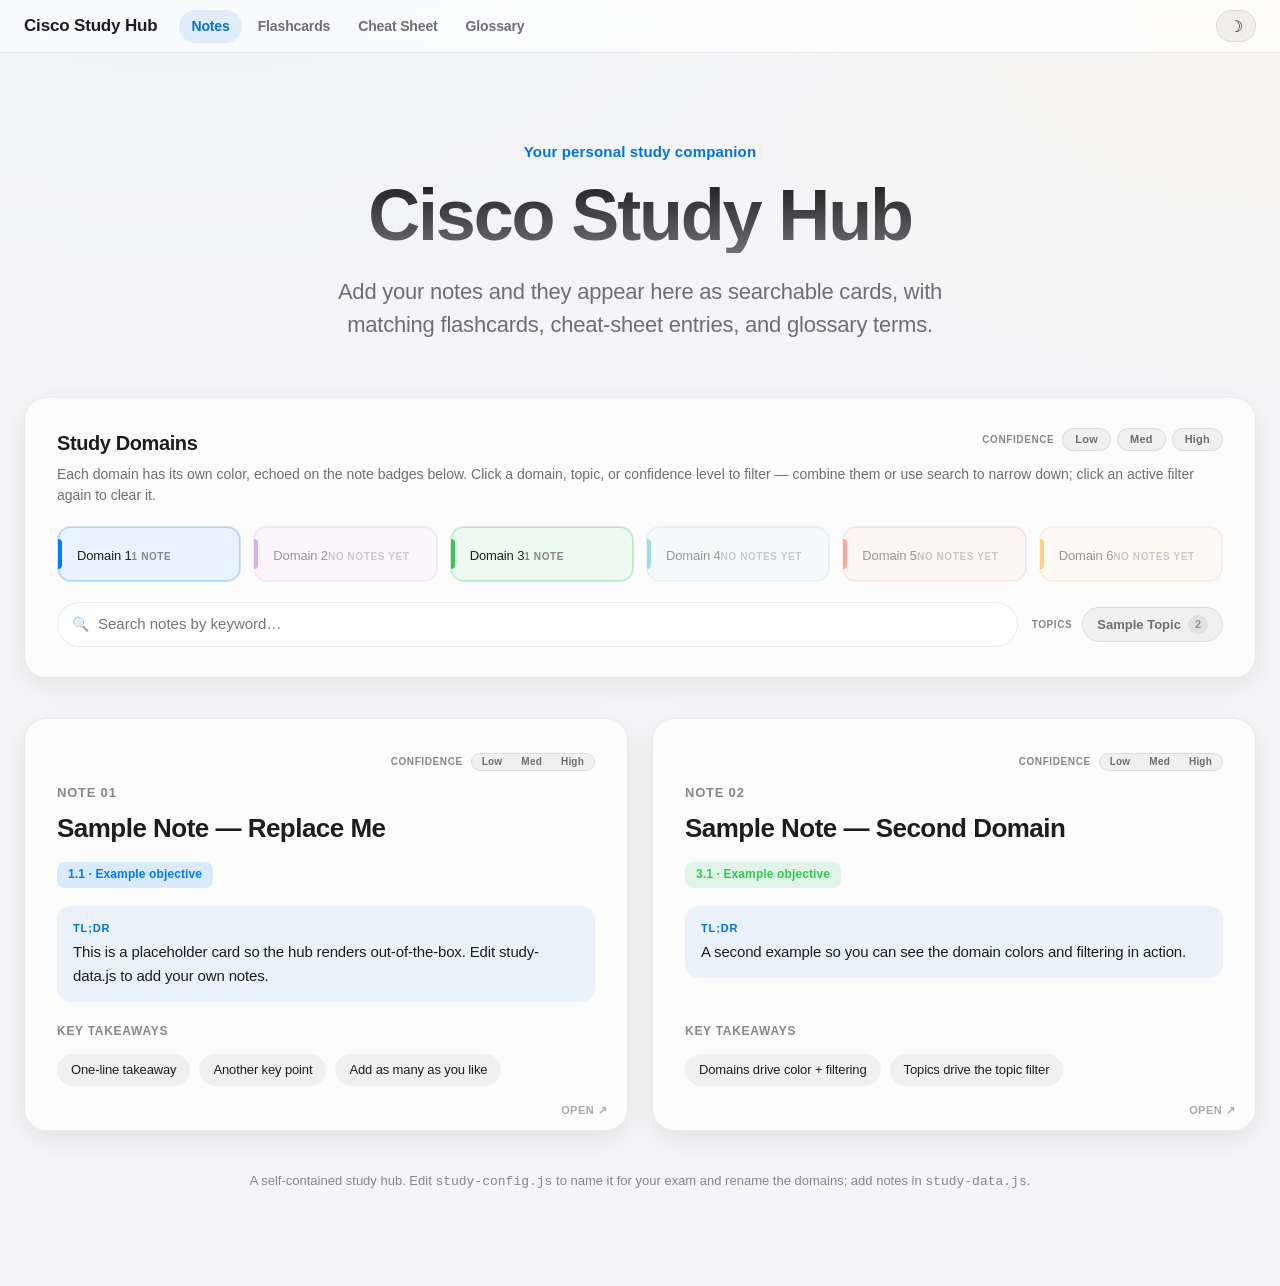
<file: index.html>
<!DOCTYPE html>
<html lang="en">
<head>
<meta charset="UTF-8" />
<meta name="viewport" content="width=device-width, initial-scale=1.0" />
<title>Cisco Study Hub &middot; Notes</title>
<link rel="stylesheet" href="study.css" />
</head>
<body data-page="notes">
  <header class="site-header">
    <div class="header-inner">
      <span class="header-title">Cisco Study Hub</span>
      <nav class="site-nav" aria-label="Study hub sections">
        <a class="nav-link" href="index.html" data-page="notes">Notes</a>
        <a class="nav-link" href="Flashcards.html" data-page="flashcards">Flashcards</a>
        <a class="nav-link" href="Cheat-Sheet.html" data-page="cheatsheet">Cheat Sheet</a>
        <a class="nav-link" href="Glossary.html" data-page="glossary">Glossary</a>
      </nav>
      <button class="theme-toggle" id="themeToggle" type="button" aria-label="Toggle color theme" title="Toggle theme">&#9789;</button>
    </div>
  </header>

  <main>
    <section class="hero">
      <div class="hero-eyebrow" id="heroEyebrow">Your personal study companion</div>
      <h1 id="heroTitle">Cisco Study Hub</h1>
      <p id="heroTagline">Add your notes and they appear here as searchable cards, with matching flashcards, cheat-sheet entries, and glossary terms.</p>
      <div class="progress" id="progress" aria-label="Study progress">
        <div class="progress-top">
          <span class="progress-label">Exam readiness (weighted)</span>
          <span class="progress-pct" id="progressPct">0%</span>
        </div>
        <div class="progress-track">
          <div class="progress-fill" id="progressFill"></div>
        </div>
        <div class="progress-sub" id="progressSub"></div>
      </div>
    </section>

    <section class="blueprint" aria-label="Exam blueprint">
      <div class="blueprint-head">
        <span class="blueprint-title" id="blueprintTitle">Study Domains</span>
        <div class="blueprint-meta-col">
          <span class="blueprint-meta" id="blueprintMeta" hidden></span>
          <div class="conf-filter" id="confFilter" role="group" aria-label="Filter by confidence">
            <span class="conf-filter-label">Confidence</span>
            <button type="button" class="conf-filter-btn low" data-conf="low" aria-pressed="false">Low</button>
            <button type="button" class="conf-filter-btn med" data-conf="med" aria-pressed="false">Med</button>
            <button type="button" class="conf-filter-btn high" data-conf="high" aria-pressed="false">High</button>
          </div>
        </div>
      </div>
      <p class="blueprint-sub">Each domain has its own color, echoed on the note badges below. Click a domain, topic, or confidence level to filter &mdash; combine them or use search to narrow down; click an active filter again to clear it.</p>
      <div class="domain-grid" id="domainGrid"></div>
      <div class="study-controls">
        <div class="search-wrap">
          <input type="search" id="searchInput" class="search-input" placeholder="Search notes by keyword&hellip;" aria-label="Search notes" autocomplete="off" />
        </div>
        <div class="topic-filter" id="topicFilter" role="group" aria-label="Filter by topic">
          <span class="topic-filter-label">Topics</span>
        </div>
      </div>
    </section>

    <section class="card-grid" id="cardGrid"></section>

    <div class="filter-empty" id="filterEmpty">
      <div>No notes match this filter.</div>
      <button type="button" id="clearFilter">Show all notes</button>
    </div>

    <footer class="site-footer">
      <p>A self-contained study hub. Edit <code>study-config.js</code> to name it for your exam and rename the domains; add notes in <code>study-data.js</code>.</p>
    </footer>
  </main>

  <div class="modal-overlay" id="cardModal" aria-hidden="true">
    <div class="modal-dialog" role="dialog" aria-modal="true" aria-label="Note details">
      <button type="button" class="modal-close" id="modalClose" aria-label="Close">&times;</button>
    </div>
  </div>

  <script src="study-config.js"></script>
  <script src="study-data.js"></script>
  <script src="study-common.js"></script>
  <script>
    (function () {
      "use strict";

      var CONFIG = window.STUDY_CONFIG || {};
      var DATA = window.STUDY_DATA || {};
      var DOMAINS = CONFIG.DOMAINS || {};
      var ORDER = CONFIG.DOMAIN_ORDER || Object.keys(DOMAINS);
      var NOTES = (DATA.NOTES || []).slice();
      var util = window.STUDY || {};

      var stripHtml = util.stripHtml || function (h) {
        var d = document.createElement("div");
        d.innerHTML = h == null ? "" : String(h);
        return (d.textContent || "").replace(/\s+/g, " ").trim();
      };
      var pad2 = util.pad2 || function (n) { return ("0" + n).slice(-2); };
      var EXAM = CONFIG.exam || {};

      /* ---- Hero + blueprint text from config ----------------- */
      (function branding() {
        function setText(id, value) {
          var el = document.getElementById(id);
          if (el && value) el.textContent = value;
        }
        setText("heroEyebrow", EXAM.eyebrow);
        setText("heroTitle", EXAM.title);
        setText("heroTagline", EXAM.tagline);
        setText("blueprintTitle", EXAM.blueprint);
        var meta = document.getElementById("blueprintMeta");
        if (meta && EXAM.meta) {
          meta.textContent = EXAM.meta;
          meta.hidden = false;
        }
      })();

      /* ---- Render the domain tiles from config --------------- */
      (function renderDomains() {
        var grid = document.getElementById("domainGrid");
        if (!grid) return;
        var html = "";
        ORDER.forEach(function (d) {
          var dom = DOMAINS[d];
          if (!dom) return;
          var weight = typeof dom.weight === "number"
            ? '<span class="domain-weight">' + dom.weight + '%</span>'
            : "";
          html +=
            '<button type="button" class="domain d' + dom.color + '" data-domain="' + d + '" aria-pressed="false">' +
              weight +
              '<span class="domain-name">' + dom.name + '</span>' +
              '<span class="domain-count"></span>' +
            "</button>";
        });
        grid.innerHTML = html;
      })();

      /* ---- Render note cards from data ----------------------- */
      (function renderCards() {
        var grid = document.getElementById("cardGrid");
        if (!grid) return;

        NOTES.forEach(function (note, i) {
          var badges = (note.badges || []).map(function (b) {
            return '<span class="obj-badge d' + b.domain + '">' + b.code + " &middot; " + b.label + "</span>";
          }).join("");

          var focus = (note.examFocus || []).map(function (f) {
            return "<li" + (f.gotcha ? ' class="gotcha"' : "") + ">" + f.text + "</li>";
          }).join("");

          var chips = (note.takeaways || []).map(function (t) {
            return '<span class="chip">' + t + "</span>";
          }).join("");

          var inner =
            '<div class="confidence">' +
              '<span class="confidence-label">Confidence</span>' +
              '<div class="confidence-btns" role="group" aria-label="Confidence level">' +
                '<button type="button" class="conf-btn low" data-level="low">Low</button>' +
                '<button type="button" class="conf-btn med" data-level="med">Med</button>' +
                '<button type="button" class="conf-btn high" data-level="high">High</button>' +
              "</div>" +
            "</div>" +
            '<div class="card-index">Note ' + pad2(i + 1) + "</div>" +
            "<h2>" + note.title + "</h2>" +
            '<div class="obj-badges">' + badges + "</div>" +
            '<div class="tldr">' +
              '<span class="tldr-label">TL;DR</span>' +
              '<span class="tldr-text">' + note.tldr + "</span>" +
            "</div>" +
            '<p class="summary">' + note.summary + "</p>" +
            '<div class="exam-focus">' +
              '<div class="exam-focus-label">&#127919; Exam Focus</div>' +
              "<ul>" + focus + "</ul>" +
            "</div>" +
            '<div class="takeaways-label">Key Takeaways</div>' +
            '<div class="chips">' + chips + "</div>";

          // Clean, searchable text drawn only from meaningful content
          var searchParts = [note.title, note.topic, note.tldr, note.summary];
          (note.badges || []).forEach(function (b) { searchParts.push(b.code + " " + b.label); });
          (note.examFocus || []).forEach(function (f) { searchParts.push(f.text); });
          (note.takeaways || []).forEach(function (t) { searchParts.push(t); });
          var searchText = stripHtml(searchParts.join(" ")).toLowerCase();

          var art = document.createElement("article");
          art.className = "card collapsed";
          art.setAttribute("data-domains", (note.domains || []).join(" "));
          art.setAttribute("data-note", note.id);
          art.setAttribute("data-topic", note.topic || "");
          art.setAttribute("data-search", searchText);
          art.innerHTML = inner;
          grid.appendChild(art);
        });
      })();

      /* ---- Study readiness: weighted by domain, from data ---- */
      /* Hidden unless the config defines an exam goal (domain     */
      /* leaves). Add weights + leaves in study-config.js to show. */
      (function progress() {
        var progressEl = document.getElementById("progress");
        var hasGoal = Object.keys(DOMAINS).some(function (d) {
          return Array.isArray(DOMAINS[d].leaves) && DOMAINS[d].leaves.length;
        });
        if (!hasGoal) {
          if (progressEl) progressEl.hidden = true;
          return;
        }

        var leafSet = {};
        var parentMap = {};
        var totalLeaves = 0;
        Object.keys(DOMAINS).forEach(function (d) {
          (DOMAINS[d].leaves || []).forEach(function (leaf) {
            leafSet[leaf] = true;
            totalLeaves++;
            var parent = leaf.split(".").slice(0, 2).join(".");
            (parentMap[parent] = parentMap[parent] || []).push(leaf);
          });
        });

        var covered = {};
        NOTES.forEach(function (note) {
          (note.badges || []).forEach(function (b) {
            var m = String(b.code).match(/\d+\.\d+(?:\.[a-z])?/);
            if (!m) return;
            var code = m[0];
            if (leafSet[code]) {
              covered[code] = true;
            } else if (parentMap[code]) {
              parentMap[code].forEach(function (leaf) { covered[leaf] = true; });
            }
          });
        });

        var weighted = 0;
        Object.keys(DOMAINS).forEach(function (d) {
          var leaves = DOMAINS[d].leaves || [];
          if (!leaves.length) return;
          var have = leaves.filter(function (l) { return covered[l]; }).length;
          weighted += (DOMAINS[d].weight || 0) * (have / leaves.length);
        });

        var pct = Math.min(100, Math.round(weighted));
        var studied = Object.keys(covered).length;
        var pctEl = document.getElementById("progressPct");
        var subEl = document.getElementById("progressSub");
        var fillEl = document.getElementById("progressFill");
        if (pctEl) pctEl.textContent = pct + "%";
        if (subEl) subEl.textContent = studied + " of " + totalLeaves + " objectives covered \u00b7 weighted by exam domain";
        if (fillEl) {
          requestAnimationFrame(function () {
            requestAnimationFrame(function () {
              fillEl.style.width = pct + "%";
            });
          });
        }
      })();

      /* ---- Per-note confidence (Low / Med / High), saved ----- */
      (function confidence() {
        var STORE = "study-confidence";
        var saved = {};
        try {
          saved = JSON.parse(localStorage.getItem(STORE) || "{}") || {};
        } catch (e) {}

        function persist() {
          try {
            localStorage.setItem(STORE, JSON.stringify(saved));
          } catch (e) {}
        }

        var cards = document.querySelectorAll(".card[data-note]");
        Array.prototype.forEach.call(cards, function (card) {
          var id = card.getAttribute("data-note");
          var btns = card.querySelectorAll(".conf-btn");

          function render(level) {
            if (level) {
              card.setAttribute("data-confidence", level);
            } else {
              card.removeAttribute("data-confidence");
            }
            Array.prototype.forEach.call(btns, function (b) {
              var on = b.getAttribute("data-level") === level;
              b.classList.toggle("active", on);
              b.setAttribute("aria-pressed", on ? "true" : "false");
            });
          }

          render(saved[id] || null);

          Array.prototype.forEach.call(btns, function (b) {
            b.addEventListener("click", function () {
              var level = b.getAttribute("data-level");
              if (saved[id] === level) {
                delete saved[id];
                render(null);
              } else {
                saved[id] = level;
                render(level);
              }
              persist();
              document.dispatchEvent(new Event("cardconfidencechange"));
            });
          });
        });
      })();

      /* ---- Note detail modal --------------------------------- */
      (function modal() {
        var cards = document.querySelectorAll(".card");
        var overlay = document.getElementById("cardModal");
        var dialog = overlay ? overlay.querySelector(".modal-dialog") : null;
        var closeBtn = document.getElementById("modalClose");
        if (!overlay || !dialog) return;

        function clearClone() {
          var existing = dialog.querySelector(".modal-card");
          if (existing) existing.remove();
        }

        function openModal(card) {
          clearClone();
          var clone = card.cloneNode(true);
          clone.classList.remove("collapsed", "hidden");
          clone.classList.add("modal-card");
          clone.removeAttribute("data-domains");
          var conf = clone.querySelector(".confidence");
          if (conf) conf.remove();
          dialog.appendChild(clone);
          clone.scrollTop = 0;

          overlay.classList.add("open");
          overlay.setAttribute("aria-hidden", "false");
          document.body.style.overflow = "hidden";
        }

        function closeModal() {
          overlay.classList.remove("open");
          overlay.setAttribute("aria-hidden", "true");
          document.body.style.overflow = "";
          clearClone();
        }

        Array.prototype.forEach.call(cards, function (card) {
          card.addEventListener("click", function (e) {
            if (e.target.closest(".confidence")) return;
            var sel = window.getSelection && window.getSelection().toString();
            if (sel) return;
            openModal(card);
          });
        });

        overlay.addEventListener("click", function (e) {
          if (e.target === overlay) closeModal();
        });
        if (closeBtn) closeBtn.addEventListener("click", closeModal);
        document.addEventListener("keydown", function (e) {
          if (e.key === "Escape" && overlay.classList.contains("open")) closeModal();
        });
      })();

      /* ---- Topic chips + domain / topic / confidence / search filter ---- */
      (function filters() {
        var domains = Array.prototype.slice.call(document.querySelectorAll(".domain[data-domain]"));
        var confBtns = Array.prototype.slice.call(document.querySelectorAll(".conf-filter-btn[data-conf]"));
        var cards = Array.prototype.slice.call(document.querySelectorAll(".card[data-domains]"));
        var emptyState = document.getElementById("filterEmpty");
        var clearBtn = document.getElementById("clearFilter");
        var searchInput = document.getElementById("searchInput");
        var topicFilter = document.getElementById("topicFilter");

        var activeDomain = null;
        var activeTopic = null;
        var activeConf = null;
        var query = "";

        function cardDomains(card) {
          return (card.getAttribute("data-domains") || "").split(/\s+/).filter(Boolean);
        }
        function pluralize(n) {
          return n + (n === 1 ? " note" : " notes");
        }

        // Domain counts + empty styling
        domains.forEach(function (btn) {
          var d = btn.getAttribute("data-domain");
          var count = cards.filter(function (c) {
            return cardDomains(c).indexOf(d) !== -1;
          }).length;
          var countEl = btn.querySelector(".domain-count");
          if (countEl) countEl.textContent = count > 0 ? pluralize(count) : "No notes yet";
          btn.classList.toggle("empty", count === 0);
        });

        // Build topic chips from the notes present
        var topicChips = [];
        (function buildTopics() {
          if (!topicFilter) return;
          var counts = {};
          var seen = [];
          cards.forEach(function (c) {
            var t = c.getAttribute("data-topic") || "";
            if (!t) return;
            if (counts[t] === undefined) { counts[t] = 0; seen.push(t); }
            counts[t]++;
          });
          seen.forEach(function (t) {
            var btn = document.createElement("button");
            btn.type = "button";
            btn.className = "topic-chip";
            btn.setAttribute("data-topic", t);
            btn.setAttribute("aria-pressed", "false");
            btn.innerHTML = t + ' <span class="topic-count">' + counts[t] + "</span>";
            btn.addEventListener("click", function () {
              activeTopic = activeTopic === t ? null : t;
              applyFilter();
            });
            topicFilter.appendChild(btn);
            topicChips.push(btn);
          });
        })();

        function applyFilter() {
          var visible = 0;
          cards.forEach(function (card) {
            var domainOk = !activeDomain || cardDomains(card).indexOf(activeDomain) !== -1;
            var topicOk = !activeTopic || card.getAttribute("data-topic") === activeTopic;
            var confOk = !activeConf || card.getAttribute("data-confidence") === activeConf;
            var searchOk = !query || (card.getAttribute("data-search") || "").indexOf(query) !== -1;
            var show = domainOk && topicOk && confOk && searchOk;
            card.classList.toggle("hidden", !show);
            if (show) visible++;
          });
          domains.forEach(function (btn) {
            var on = btn.getAttribute("data-domain") === activeDomain;
            btn.classList.toggle("active", on);
            btn.setAttribute("aria-pressed", on ? "true" : "false");
          });
          topicChips.forEach(function (btn) {
            var on = btn.getAttribute("data-topic") === activeTopic;
            btn.classList.toggle("active", on);
            btn.setAttribute("aria-pressed", on ? "true" : "false");
          });
          confBtns.forEach(function (btn) {
            var on = btn.getAttribute("data-conf") === activeConf;
            btn.classList.toggle("active", on);
            btn.setAttribute("aria-pressed", on ? "true" : "false");
          });
          var anyFilter = activeDomain || activeTopic || activeConf || query;
          emptyState.classList.toggle("show", !!anyFilter && visible === 0);
        }

        domains.forEach(function (btn) {
          btn.addEventListener("click", function () {
            var d = btn.getAttribute("data-domain");
            activeDomain = activeDomain === d ? null : d;
            applyFilter();
          });
        });

        confBtns.forEach(function (btn) {
          btn.addEventListener("click", function () {
            var c = btn.getAttribute("data-conf");
            activeConf = activeConf === c ? null : c;
            applyFilter();
          });
        });

        if (searchInput) {
          searchInput.addEventListener("input", function () {
            query = searchInput.value.trim().toLowerCase();
            applyFilter();
          });
        }

        if (clearBtn) {
          clearBtn.addEventListener("click", function () {
            activeDomain = null;
            activeTopic = null;
            activeConf = null;
            query = "";
            if (searchInput) searchInput.value = "";
            applyFilter();
          });
        }

        document.addEventListener("cardconfidencechange", applyFilter);

        applyFilter();
      })();
    })();
  </script>
</body>
</html>
</file>
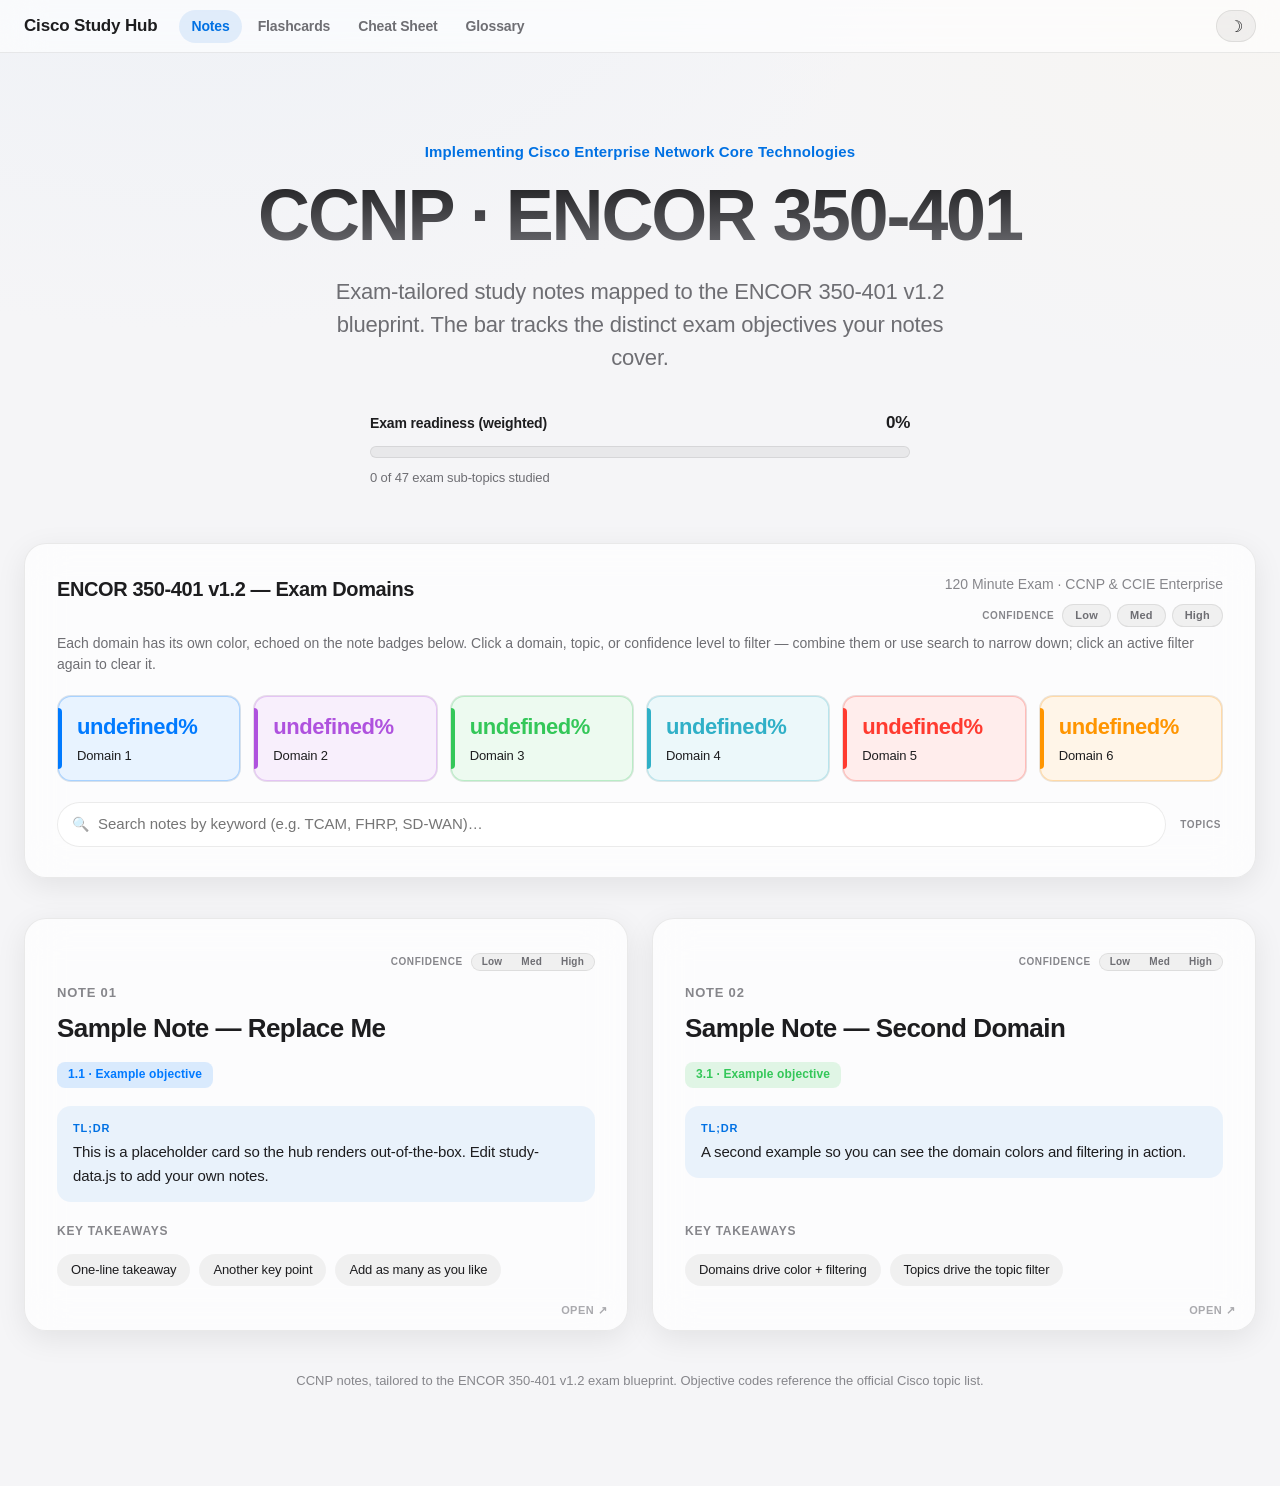
<file: CCNP-Study.html>
<!DOCTYPE html>
<html lang="en">
<head>
<meta charset="UTF-8" />
<meta name="viewport" content="width=device-width, initial-scale=1.0" />
<title>CCNP Study Hub &middot; Notes</title>
<link rel="stylesheet" href="study.css" />
</head>
<body data-page="notes">
  <header class="site-header">
    <div class="header-inner">
      <span class="header-title">CCNP &middot; ENCOR 350-401</span>
      <nav class="site-nav" aria-label="Study hub sections">
        <a class="nav-link" href="CCNP-Study.html" data-page="notes">Notes</a>
        <a class="nav-link" href="Flashcards.html" data-page="flashcards">Flashcards</a>
        <a class="nav-link" href="Cheat-Sheet.html" data-page="cheatsheet">Cheat Sheet</a>
        <a class="nav-link" href="Glossary.html" data-page="glossary">Glossary</a>
      </nav>
      <button class="theme-toggle" id="themeToggle" type="button" aria-label="Toggle color theme" title="Toggle theme">&#9789;</button>
    </div>
  </header>

  <main>
    <section class="hero">
      <div class="hero-eyebrow">Implementing Cisco Enterprise Network Core Technologies</div>
      <h1>CCNP &middot; ENCOR 350-401</h1>
      <p>Exam-tailored study notes mapped to the ENCOR 350-401 v1.2 blueprint. The bar tracks the distinct exam objectives your notes cover.</p>
      <div class="progress" aria-label="Exam study progress">
        <div class="progress-top">
          <span class="progress-label">Exam readiness (weighted)</span>
          <span class="progress-pct" id="progressPct">0%</span>
        </div>
        <div class="progress-track">
          <div class="progress-fill" id="progressFill"></div>
        </div>
        <div class="progress-sub" id="progressSub">0 of 47 exam sub-topics studied</div>
      </div>
    </section>

    <section class="blueprint" aria-label="Exam blueprint">
      <div class="blueprint-head">
        <span class="blueprint-title">ENCOR 350-401 v1.2 &mdash; Exam Domains</span>
        <div class="blueprint-meta-col">
          <span class="blueprint-meta">120 Minute Exam &middot; CCNP &amp; CCIE Enterprise</span>
          <div class="conf-filter" id="confFilter" role="group" aria-label="Filter by confidence">
            <span class="conf-filter-label">Confidence</span>
            <button type="button" class="conf-filter-btn low" data-conf="low" aria-pressed="false">Low</button>
            <button type="button" class="conf-filter-btn med" data-conf="med" aria-pressed="false">Med</button>
            <button type="button" class="conf-filter-btn high" data-conf="high" aria-pressed="false">High</button>
          </div>
        </div>
      </div>
      <p class="blueprint-sub">Each domain has its own color, echoed on the note badges below. Click a domain, topic, or confidence level to filter &mdash; combine them or use search to narrow down; click an active filter again to clear it.</p>
      <div class="domain-grid" id="domainGrid"></div>
      <div class="study-controls">
        <div class="search-wrap">
          <input type="search" id="searchInput" class="search-input" placeholder="Search notes by keyword (e.g. TCAM, FHRP, SD-WAN)&hellip;" aria-label="Search notes" autocomplete="off" />
        </div>
        <div class="topic-filter" id="topicFilter" role="group" aria-label="Filter by topic">
          <span class="topic-filter-label">Topics</span>
        </div>
      </div>
    </section>

    <section class="card-grid" id="cardGrid"></section>

    <div class="filter-empty" id="filterEmpty">
      <div>No notes match this filter.</div>
      <button type="button" id="clearFilter">Show all notes</button>
    </div>

    <footer class="site-footer">
      <p>CCNP notes, tailored to the ENCOR 350-401 v1.2 exam blueprint. Objective codes reference the official Cisco topic list.</p>
    </footer>
  </main>

  <div class="modal-overlay" id="cardModal" aria-hidden="true">
    <div class="modal-dialog" role="dialog" aria-modal="true" aria-label="Note details">
      <button type="button" class="modal-close" id="modalClose" aria-label="Close">&times;</button>
    </div>
  </div>

  <script src="study-config.js"></script>
  <script src="study-data.js"></script>
  <script src="study-common.js"></script>
  <script>
    (function () {
      "use strict";

      var CONFIG = window.STUDY_CONFIG || {};
      var DATA = window.STUDY_DATA || {};
      var DOMAINS = CONFIG.DOMAINS || {};
      var ORDER = CONFIG.DOMAIN_ORDER || Object.keys(DOMAINS);
      var NOTES = (DATA.NOTES || []).slice();
      var util = window.STUDY || {};

      var stripHtml = util.stripHtml || function (h) {
        var d = document.createElement("div");
        d.innerHTML = h == null ? "" : String(h);
        return (d.textContent || "").replace(/\s+/g, " ").trim();
      };
      var pad2 = util.pad2 || function (n) { return ("0" + n).slice(-2); };

      /* ---- Render the exam-domain tiles from config ---------- */
      (function renderDomains() {
        var grid = document.getElementById("domainGrid");
        if (!grid) return;
        var html = "";
        ORDER.forEach(function (d) {
          var dom = DOMAINS[d];
          if (!dom) return;
          html +=
            '<button type="button" class="domain d' + dom.color + '" data-domain="' + d + '" aria-pressed="false">' +
              '<span class="domain-weight">' + dom.weight + '%</span>' +
              '<span class="domain-name">' + dom.name + '</span>' +
              '<span class="domain-count"></span>' +
            "</button>";
        });
        grid.innerHTML = html;
      })();

      /* ---- Render note cards from data ----------------------- */
      (function renderCards() {
        var grid = document.getElementById("cardGrid");
        if (!grid) return;

        NOTES.forEach(function (note, i) {
          var badges = (note.badges || []).map(function (b) {
            return '<span class="obj-badge d' + b.domain + '">' + b.code + " &middot; " + b.label + "</span>";
          }).join("");

          var focus = (note.examFocus || []).map(function (f) {
            return "<li" + (f.gotcha ? ' class="gotcha"' : "") + ">" + f.text + "</li>";
          }).join("");

          var chips = (note.takeaways || []).map(function (t) {
            return '<span class="chip">' + t + "</span>";
          }).join("");

          var inner =
            '<div class="confidence">' +
              '<span class="confidence-label">Confidence</span>' +
              '<div class="confidence-btns" role="group" aria-label="Confidence level">' +
                '<button type="button" class="conf-btn low" data-level="low">Low</button>' +
                '<button type="button" class="conf-btn med" data-level="med">Med</button>' +
                '<button type="button" class="conf-btn high" data-level="high">High</button>' +
              "</div>" +
            "</div>" +
            '<div class="card-index">Note ' + pad2(i + 1) + "</div>" +
            "<h2>" + note.title + "</h2>" +
            '<div class="obj-badges">' + badges + "</div>" +
            '<div class="tldr">' +
              '<span class="tldr-label">TL;DR</span>' +
              '<span class="tldr-text">' + note.tldr + "</span>" +
            "</div>" +
            '<p class="summary">' + note.summary + "</p>" +
            '<div class="exam-focus">' +
              '<div class="exam-focus-label">&#127919; Exam Focus &mdash; what 350-401 tests</div>' +
              "<ul>" + focus + "</ul>" +
            "</div>" +
            '<div class="takeaways-label">Key Takeaways</div>' +
            '<div class="chips">' + chips + "</div>";

          // Clean, searchable text drawn only from meaningful content
          var searchParts = [note.title, note.topic, note.tldr, note.summary];
          (note.badges || []).forEach(function (b) { searchParts.push(b.code + " " + b.label); });
          (note.examFocus || []).forEach(function (f) { searchParts.push(f.text); });
          (note.takeaways || []).forEach(function (t) { searchParts.push(t); });
          var searchText = stripHtml(searchParts.join(" ")).toLowerCase();

          var art = document.createElement("article");
          art.className = "card collapsed";
          art.setAttribute("data-domains", (note.domains || []).join(" "));
          art.setAttribute("data-note", note.id);
          art.setAttribute("data-topic", note.topic || "");
          art.setAttribute("data-search", searchText);
          art.innerHTML = inner;
          grid.appendChild(art);
        });
      })();

      /* ---- Exam readiness: weighted by domain, from data ----- */
      (function progress() {
        var leafSet = {};
        var parentMap = {};
        var totalLeaves = 0;
        Object.keys(DOMAINS).forEach(function (d) {
          DOMAINS[d].leaves.forEach(function (leaf) {
            leafSet[leaf] = true;
            totalLeaves++;
            var parent = leaf.split(".").slice(0, 2).join(".");
            (parentMap[parent] = parentMap[parent] || []).push(leaf);
          });
        });

        var covered = {};
        NOTES.forEach(function (note) {
          (note.badges || []).forEach(function (b) {
            var m = String(b.code).match(/\d+\.\d+(?:\.[a-z])?/);
            if (!m) return;
            var code = m[0];
            if (leafSet[code]) {
              covered[code] = true;
            } else if (parentMap[code]) {
              parentMap[code].forEach(function (leaf) { covered[leaf] = true; });
            }
          });
        });

        var weighted = 0;
        Object.keys(DOMAINS).forEach(function (d) {
          var leaves = DOMAINS[d].leaves;
          var have = leaves.filter(function (l) { return covered[l]; }).length;
          weighted += DOMAINS[d].weight * (have / leaves.length);
        });

        var pct = Math.min(100, Math.round(weighted));
        var studied = Object.keys(covered).length;
        var pctEl = document.getElementById("progressPct");
        var subEl = document.getElementById("progressSub");
        var fillEl = document.getElementById("progressFill");
        if (pctEl) pctEl.textContent = pct + "%";
        if (subEl) subEl.textContent = studied + " of " + totalLeaves + " objectives covered \u00b7 weighted by exam domain";
        if (fillEl) {
          requestAnimationFrame(function () {
            requestAnimationFrame(function () {
              fillEl.style.width = pct + "%";
            });
          });
        }
      })();

      /* ---- Per-note confidence (Low / Med / High), saved ----- */
      (function confidence() {
        var STORE = "ns-confidence";
        var saved = {};
        try {
          saved = JSON.parse(localStorage.getItem(STORE) || "{}") || {};
        } catch (e) {}

        function persist() {
          try {
            localStorage.setItem(STORE, JSON.stringify(saved));
          } catch (e) {}
        }

        var cards = document.querySelectorAll(".card[data-note]");
        Array.prototype.forEach.call(cards, function (card) {
          var id = card.getAttribute("data-note");
          var btns = card.querySelectorAll(".conf-btn");

          function render(level) {
            if (level) {
              card.setAttribute("data-confidence", level);
            } else {
              card.removeAttribute("data-confidence");
            }
            Array.prototype.forEach.call(btns, function (b) {
              var on = b.getAttribute("data-level") === level;
              b.classList.toggle("active", on);
              b.setAttribute("aria-pressed", on ? "true" : "false");
            });
          }

          render(saved[id] || null);

          Array.prototype.forEach.call(btns, function (b) {
            b.addEventListener("click", function () {
              var level = b.getAttribute("data-level");
              if (saved[id] === level) {
                delete saved[id];
                render(null);
              } else {
                saved[id] = level;
                render(level);
              }
              persist();
              document.dispatchEvent(new Event("cardconfidencechange"));
            });
          });
        });
      })();

      /* ---- Note detail modal --------------------------------- */
      (function modal() {
        var cards = document.querySelectorAll(".card");
        var overlay = document.getElementById("cardModal");
        var dialog = overlay ? overlay.querySelector(".modal-dialog") : null;
        var closeBtn = document.getElementById("modalClose");
        if (!overlay || !dialog) return;

        function clearClone() {
          var existing = dialog.querySelector(".modal-card");
          if (existing) existing.remove();
        }

        function openModal(card) {
          clearClone();
          var clone = card.cloneNode(true);
          clone.classList.remove("collapsed", "hidden");
          clone.classList.add("modal-card");
          clone.removeAttribute("data-domains");
          var conf = clone.querySelector(".confidence");
          if (conf) conf.remove();
          dialog.appendChild(clone);
          clone.scrollTop = 0;

          overlay.classList.add("open");
          overlay.setAttribute("aria-hidden", "false");
          document.body.style.overflow = "hidden";
        }

        function closeModal() {
          overlay.classList.remove("open");
          overlay.setAttribute("aria-hidden", "true");
          document.body.style.overflow = "";
          clearClone();
        }

        Array.prototype.forEach.call(cards, function (card) {
          card.addEventListener("click", function (e) {
            if (e.target.closest(".confidence")) return;
            var sel = window.getSelection && window.getSelection().toString();
            if (sel) return;
            openModal(card);
          });
        });

        overlay.addEventListener("click", function (e) {
          if (e.target === overlay) closeModal();
        });
        if (closeBtn) closeBtn.addEventListener("click", closeModal);
        document.addEventListener("keydown", function (e) {
          if (e.key === "Escape" && overlay.classList.contains("open")) closeModal();
        });
      })();

      /* ---- Topic chips + domain / topic / confidence / search filter ---- */
      (function filters() {
        var domains = Array.prototype.slice.call(document.querySelectorAll(".domain[data-domain]"));
        var confBtns = Array.prototype.slice.call(document.querySelectorAll(".conf-filter-btn[data-conf]"));
        var cards = Array.prototype.slice.call(document.querySelectorAll(".card[data-domains]"));
        var emptyState = document.getElementById("filterEmpty");
        var clearBtn = document.getElementById("clearFilter");
        var searchInput = document.getElementById("searchInput");
        var topicFilter = document.getElementById("topicFilter");

        var activeDomain = null;
        var activeTopic = null;
        var activeConf = null;
        var query = "";

        function cardDomains(card) {
          return (card.getAttribute("data-domains") || "").split(/\s+/).filter(Boolean);
        }
        function pluralize(n) {
          return n + (n === 1 ? " note" : " notes");
        }

        // Domain counts + empty styling
        domains.forEach(function (btn) {
          var d = btn.getAttribute("data-domain");
          var count = cards.filter(function (c) {
            return cardDomains(c).indexOf(d) !== -1;
          }).length;
          var countEl = btn.querySelector(".domain-count");
          if (countEl) countEl.textContent = count > 0 ? pluralize(count) : "No notes yet";
          btn.classList.toggle("empty", count === 0);
        });

        // Build topic chips from the notes present
        var topicChips = [];
        (function buildTopics() {
          if (!topicFilter) return;
          var counts = {};
          var seen = [];
          cards.forEach(function (c) {
            var t = c.getAttribute("data-topic") || "";
            if (!t) return;
            if (counts[t] === undefined) { counts[t] = 0; seen.push(t); }
            counts[t]++;
          });
          seen.forEach(function (t) {
            var btn = document.createElement("button");
            btn.type = "button";
            btn.className = "topic-chip";
            btn.setAttribute("data-topic", t);
            btn.setAttribute("aria-pressed", "false");
            btn.innerHTML = t + ' <span class="topic-count">' + counts[t] + "</span>";
            btn.addEventListener("click", function () {
              activeTopic = activeTopic === t ? null : t;
              applyFilter();
            });
            topicFilter.appendChild(btn);
            topicChips.push(btn);
          });
        })();

        function applyFilter() {
          var visible = 0;
          cards.forEach(function (card) {
            var domainOk = !activeDomain || cardDomains(card).indexOf(activeDomain) !== -1;
            var topicOk = !activeTopic || card.getAttribute("data-topic") === activeTopic;
            var confOk = !activeConf || card.getAttribute("data-confidence") === activeConf;
            var searchOk = !query || (card.getAttribute("data-search") || "").indexOf(query) !== -1;
            var show = domainOk && topicOk && confOk && searchOk;
            card.classList.toggle("hidden", !show);
            if (show) visible++;
          });
          domains.forEach(function (btn) {
            var on = btn.getAttribute("data-domain") === activeDomain;
            btn.classList.toggle("active", on);
            btn.setAttribute("aria-pressed", on ? "true" : "false");
          });
          topicChips.forEach(function (btn) {
            var on = btn.getAttribute("data-topic") === activeTopic;
            btn.classList.toggle("active", on);
            btn.setAttribute("aria-pressed", on ? "true" : "false");
          });
          confBtns.forEach(function (btn) {
            var on = btn.getAttribute("data-conf") === activeConf;
            btn.classList.toggle("active", on);
            btn.setAttribute("aria-pressed", on ? "true" : "false");
          });
          var anyFilter = activeDomain || activeTopic || activeConf || query;
          emptyState.classList.toggle("show", !!anyFilter && visible === 0);
        }

        domains.forEach(function (btn) {
          btn.addEventListener("click", function () {
            var d = btn.getAttribute("data-domain");
            activeDomain = activeDomain === d ? null : d;
            applyFilter();
          });
        });

        confBtns.forEach(function (btn) {
          btn.addEventListener("click", function () {
            var c = btn.getAttribute("data-conf");
            activeConf = activeConf === c ? null : c;
            applyFilter();
          });
        });

        if (searchInput) {
          searchInput.addEventListener("input", function () {
            query = searchInput.value.trim().toLowerCase();
            applyFilter();
          });
        }

        if (clearBtn) {
          clearBtn.addEventListener("click", function () {
            activeDomain = null;
            activeTopic = null;
            activeConf = null;
            query = "";
            if (searchInput) searchInput.value = "";
            applyFilter();
          });
        }

        document.addEventListener("cardconfidencechange", applyFilter);

        applyFilter();
      })();
    })();
  </script>
</body>
</html>
</file>
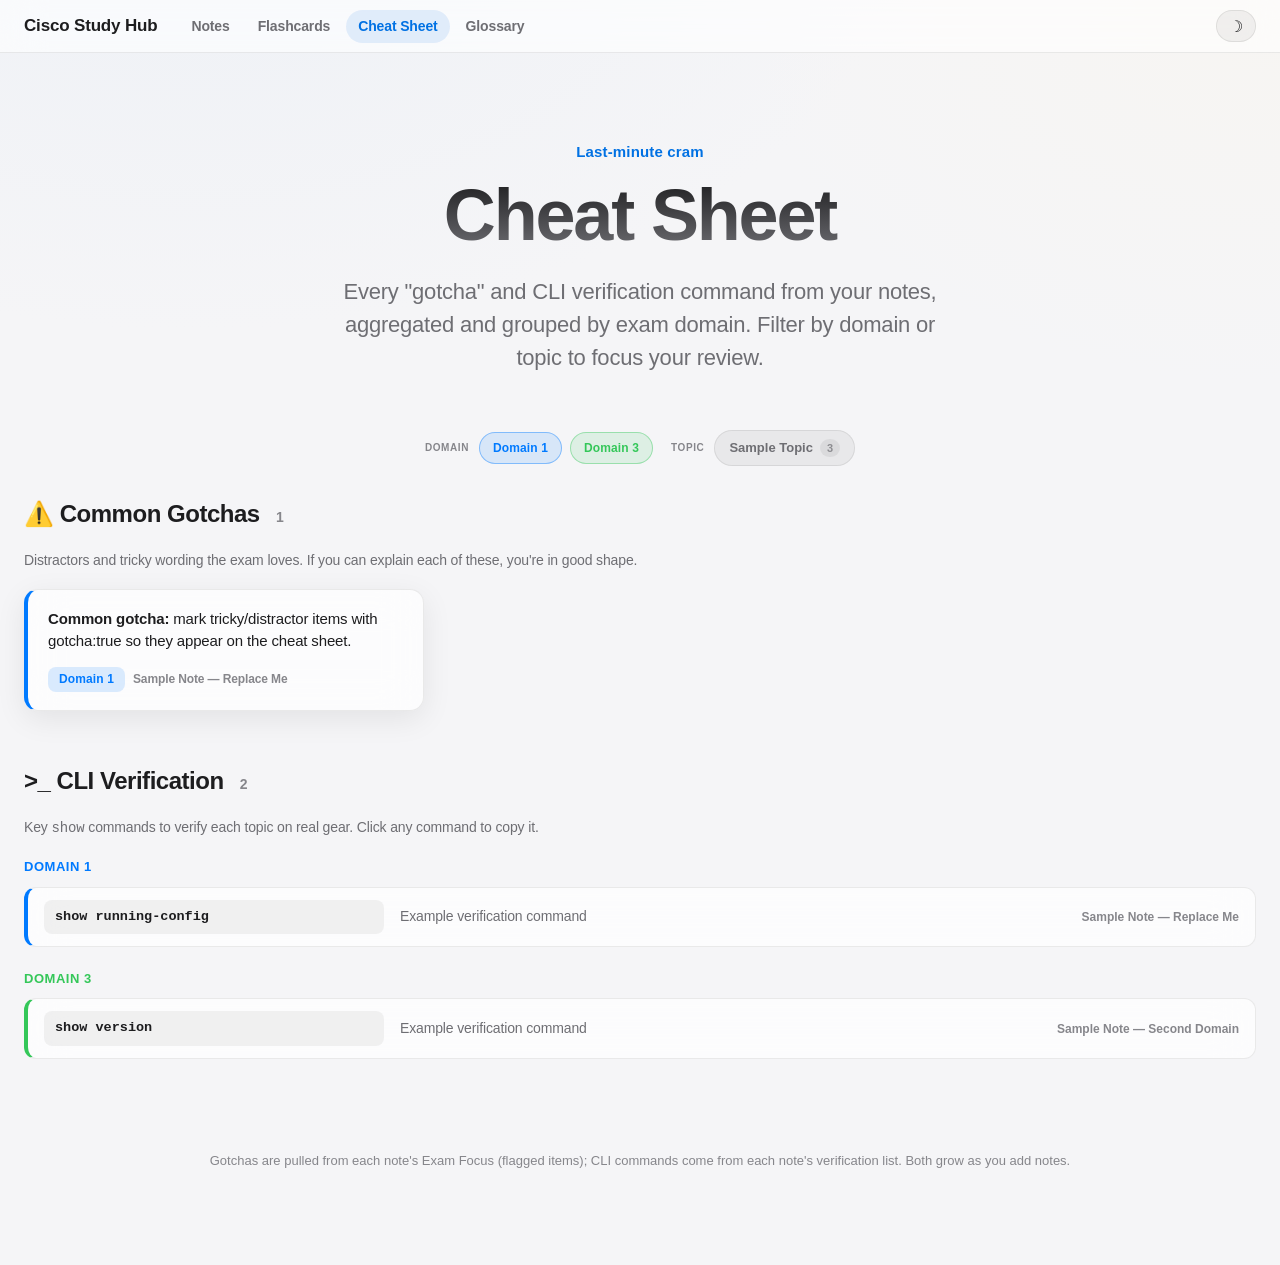
<file: Cheat-Sheet.html>
<!DOCTYPE html>
<html lang="en">
<head>
<meta charset="UTF-8" />
<meta name="viewport" content="width=device-width, initial-scale=1.0" />
<title>Cisco Study Hub &middot; Cheat Sheet</title>
<link rel="stylesheet" href="study.css" />
</head>
<body data-page="cheatsheet">
  <header class="site-header">
    <div class="header-inner">
      <span class="header-title">Cisco Study Hub</span>
      <nav class="site-nav" aria-label="Study hub sections">
        <a class="nav-link" href="index.html" data-page="notes">Notes</a>
        <a class="nav-link" href="Flashcards.html" data-page="flashcards">Flashcards</a>
        <a class="nav-link" href="Cheat-Sheet.html" data-page="cheatsheet">Cheat Sheet</a>
        <a class="nav-link" href="Glossary.html" data-page="glossary">Glossary</a>
      </nav>
      <button class="theme-toggle" id="themeToggle" type="button" aria-label="Toggle color theme" title="Toggle theme">&#9789;</button>
    </div>
  </header>

  <main>
    <section class="hero">
      <div class="hero-eyebrow">Last-minute cram</div>
      <h1>Cheat Sheet</h1>
      <p>Every "gotcha" and CLI verification command from your notes, aggregated and grouped by exam domain. Filter by domain or topic to focus your review.</p>
    </section>

    <div class="fc-filters" id="cheatFilters">
      <div class="fc-filter-group" id="cheatDomainFilter" role="group" aria-label="Filter by domain">
        <span class="fc-filter-label">Domain</span>
      </div>
      <div class="fc-filter-group" id="cheatTopicFilter" role="group" aria-label="Filter by topic">
        <span class="fc-filter-label">Topic</span>
      </div>
    </div>

    <section class="cheat-block" aria-label="Common gotchas">
      <div class="cheat-head">
        <div class="cheat-title">&#9888;&#65039; Common Gotchas <span class="count" id="gotchaCount"></span></div>
      </div>
      <p class="cheat-sub" style="margin-bottom:18px;">Distractors and tricky wording the exam loves. If you can explain each of these, you're in good shape.</p>
      <div class="gotcha-grid" id="gotchaGrid"></div>
      <div class="cheat-empty" id="gotchaEmpty">No gotchas match this filter.</div>
    </section>

    <section class="cheat-block" aria-label="CLI verification">
      <div class="cheat-head">
        <div class="cheat-title">&gt;_ CLI Verification <span class="count" id="cliCount"></span></div>
      </div>
      <p class="cheat-sub" style="margin-bottom:18px;">Key <code>show</code> commands to verify each topic on real gear. Click any command to copy it.</p>
      <div id="cliGroups"></div>
      <div class="cheat-empty" id="cliEmpty">No commands match this filter.</div>
    </section>

    <footer class="site-footer">
      <p>Gotchas are pulled from each note's Exam Focus (flagged items); CLI commands come from each note's verification list. Both grow as you add notes.</p>
    </footer>
  </main>

  <script src="study-config.js"></script>
  <script src="study-data.js"></script>
  <script src="study-common.js"></script>
  <script>
    (function () {
      "use strict";

      var CONFIG = window.STUDY_CONFIG || {};
      var DATA = window.STUDY_DATA || {};
      var DOMAINS = CONFIG.DOMAINS || {};
      var ORDER = CONFIG.DOMAIN_ORDER || Object.keys(DOMAINS);
      var NOTES = DATA.NOTES || [];

      // Aggregate gotchas + CLI, each carrying its note context.
      var GOTCHAS = [];
      var CLIS = [];
      NOTES.forEach(function (note) {
        var ctx = {
          title: note.title,
          topic: note.topic || "",
          domains: (note.domains || []).map(String),
          accent: (note.domains && note.domains[0]) || 1
        };
        (note.examFocus || []).forEach(function (f) {
          if (f.gotcha) GOTCHAS.push({ text: f.text, ctx: ctx });
        });
        (note.cli || []).forEach(function (c) {
          CLIS.push({ cmd: c.cmd, desc: c.desc, ctx: ctx });
        });
      });

      // Sort both by primary domain so the page reads in exam order.
      function byDomain(a, b) { return a.ctx.accent - b.ctx.accent; }
      GOTCHAS.sort(byDomain);
      CLIS.sort(byDomain);

      var activeDomain = null;
      var activeTopic = null;

      var els = {
        domainFilter: document.getElementById("cheatDomainFilter"),
        topicFilter: document.getElementById("cheatTopicFilter"),
        gotchaGrid: document.getElementById("gotchaGrid"),
        gotchaCount: document.getElementById("gotchaCount"),
        gotchaEmpty: document.getElementById("gotchaEmpty"),
        cliGroups: document.getElementById("cliGroups"),
        cliCount: document.getElementById("cliCount"),
        cliEmpty: document.getElementById("cliEmpty")
      };

      function domBadges(domains) {
        return domains.map(function (d) {
          var name = DOMAINS[d] ? DOMAINS[d].name : d;
          return '<span class="obj-badge d' + (DOMAINS[d] ? DOMAINS[d].color : 1) + '">' + name + "</span>";
        }).join("");
      }

      /* ---- Render gotchas ------------------------------------ */
      (function renderGotchas() {
        GOTCHAS.forEach(function (g) {
          var card = document.createElement("div");
          card.className = "gotcha-card d" + g.ctx.accent;
          card.setAttribute("data-domains", g.ctx.domains.join(" "));
          card.setAttribute("data-topic", g.ctx.topic);
          card.innerHTML =
            '<div class="gotcha-text">' + g.text + "</div>" +
            '<div class="gotcha-meta">' +
              domBadges(g.ctx.domains) +
              '<span class="gotcha-source">' + g.ctx.title + "</span>" +
            "</div>";
          els.gotchaGrid.appendChild(card);
        });
      })();

      /* ---- Render CLI grouped by domain ---------------------- */
      var cliGroupEls = [];
      (function renderCli() {
        ORDER.forEach(function (d) {
          var items = CLIS.filter(function (c) { return String(c.ctx.accent) === d; });
          if (!items.length || !DOMAINS[d]) return;

          var group = document.createElement("div");
          group.className = "cli-group";
          group.setAttribute("data-domain", d);

          var title = document.createElement("div");
          title.className = "cli-group-title d" + DOMAINS[d].color;
          title.innerHTML = DOMAINS[d].name;
          group.appendChild(title);

          var list = document.createElement("div");
          list.className = "cli-list";

          items.forEach(function (c) {
            var row = document.createElement("div");
            row.className = "cli-item d" + c.ctx.accent;
            row.setAttribute("data-domains", c.ctx.domains.join(" "));
            row.setAttribute("data-topic", c.ctx.topic);
            row.innerHTML =
              '<code class="cli-cmd" title="Click to copy">' + c.cmd + "</code>" +
              '<span class="cli-desc">' + c.desc + "</span>" +
              '<span class="cli-meta">' + c.ctx.title + "</span>";
            list.appendChild(row);
          });

          group.appendChild(list);
          els.cliGroups.appendChild(group);
          cliGroupEls.push(group);
        });
      })();

      /* ---- Click-to-copy on CLI commands --------------------- */
      els.cliGroups.addEventListener("click", function (e) {
        var code = e.target.closest(".cli-cmd");
        if (!code) return;
        var text = code.textContent;
        function flash() {
          code.classList.add("copied");
          setTimeout(function () { code.classList.remove("copied"); }, 1200);
        }
        if (navigator.clipboard && navigator.clipboard.writeText) {
          navigator.clipboard.writeText(text).then(flash, fallback);
        } else {
          fallback();
        }
        function fallback() {
          try {
            var ta = document.createElement("textarea");
            ta.value = text;
            ta.style.position = "fixed";
            ta.style.opacity = "0";
            document.body.appendChild(ta);
            ta.select();
            document.execCommand("copy");
            document.body.removeChild(ta);
            flash();
          } catch (err) {}
        }
      });

      /* ---- Filters ------------------------------------------- */
      var domainBtns = [];
      var topicBtns = [];

      (function buildDomainFilter() {
        var present = {};
        GOTCHAS.concat(CLIS).forEach(function (x) {
          x.ctx.domains.forEach(function (d) { present[d] = true; });
        });
        ORDER.forEach(function (d) {
          if (!present[d] || !DOMAINS[d]) return;
          var btn = document.createElement("button");
          btn.type = "button";
          btn.className = "fc-domain-btn d" + DOMAINS[d].color;
          btn.setAttribute("data-domain", d);
          btn.setAttribute("aria-pressed", "false");
          btn.innerHTML = DOMAINS[d].name;
          btn.addEventListener("click", function () {
            activeDomain = activeDomain === d ? null : d;
            applyFilters();
          });
          els.domainFilter.appendChild(btn);
          domainBtns.push(btn);
        });
      })();

      (function buildTopicFilter() {
        var counts = {};
        var seen = [];
        GOTCHAS.concat(CLIS).forEach(function (x) {
          var t = x.ctx.topic;
          if (!t) return;
          if (counts[t] === undefined) { counts[t] = 0; seen.push(t); }
          counts[t]++;
        });
        seen.forEach(function (t) {
          var btn = document.createElement("button");
          btn.type = "button";
          btn.className = "topic-chip";
          btn.setAttribute("data-topic", t);
          btn.setAttribute("aria-pressed", "false");
          btn.innerHTML = t + ' <span class="topic-count">' + counts[t] + "</span>";
          btn.addEventListener("click", function () {
            activeTopic = activeTopic === t ? null : t;
            applyFilters();
          });
          els.topicFilter.appendChild(btn);
          topicBtns.push(btn);
        });
      })();

      function itemMatches(el) {
        var doms = (el.getAttribute("data-domains") || "").split(/\s+/).filter(Boolean);
        var t = el.getAttribute("data-topic") || "";
        var domainOk = !activeDomain || doms.indexOf(activeDomain) !== -1;
        var topicOk = !activeTopic || t === activeTopic;
        return domainOk && topicOk;
      }

      function applyFilters() {
        // Gotchas
        var gVisible = 0;
        Array.prototype.forEach.call(els.gotchaGrid.children, function (card) {
          var show = itemMatches(card);
          card.classList.toggle("hidden", !show);
          if (show) gVisible++;
        });
        els.gotchaCount.textContent = gVisible;
        els.gotchaEmpty.classList.toggle("show", gVisible === 0);

        // CLI (hide empty groups)
        var cVisible = 0;
        cliGroupEls.forEach(function (group) {
          var rows = group.querySelectorAll(".cli-item");
          var groupVisible = 0;
          Array.prototype.forEach.call(rows, function (row) {
            var show = itemMatches(row);
            row.classList.toggle("hidden", !show);
            if (show) { groupVisible++; cVisible++; }
          });
          group.classList.toggle("hidden", groupVisible === 0);
        });
        els.cliCount.textContent = cVisible;
        els.cliEmpty.classList.toggle("show", cVisible === 0);

        domainBtns.forEach(function (b) {
          var on = b.getAttribute("data-domain") === activeDomain;
          b.classList.toggle("active", on);
          b.setAttribute("aria-pressed", on ? "true" : "false");
        });
        topicBtns.forEach(function (b) {
          var on = b.getAttribute("data-topic") === activeTopic;
          b.classList.toggle("active", on);
          b.setAttribute("aria-pressed", on ? "true" : "false");
        });
      }

      applyFilters();
    })();
  </script>
</body>
</html>
</file>
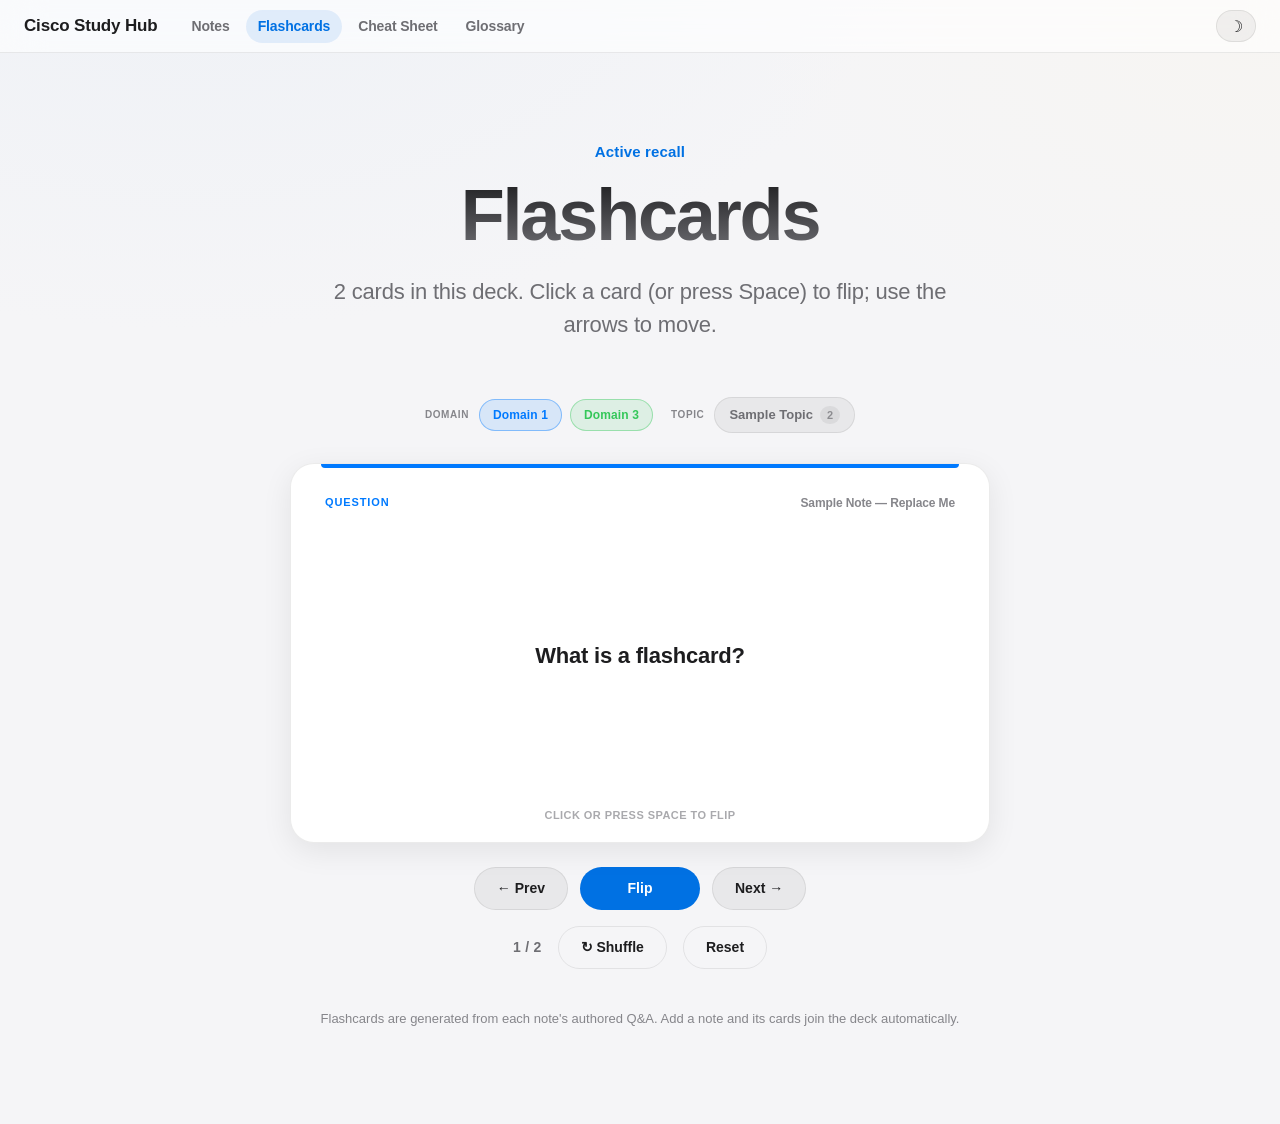
<file: Flashcards.html>
<!DOCTYPE html>
<html lang="en">
<head>
<meta charset="UTF-8" />
<meta name="viewport" content="width=device-width, initial-scale=1.0" />
<title>Cisco Study Hub &middot; Flashcards</title>
<link rel="stylesheet" href="study.css" />
</head>
<body data-page="flashcards">
  <header class="site-header">
    <div class="header-inner">
      <span class="header-title">Cisco Study Hub</span>
      <nav class="site-nav" aria-label="Study hub sections">
        <a class="nav-link" href="index.html" data-page="notes">Notes</a>
        <a class="nav-link" href="Flashcards.html" data-page="flashcards">Flashcards</a>
        <a class="nav-link" href="Cheat-Sheet.html" data-page="cheatsheet">Cheat Sheet</a>
        <a class="nav-link" href="Glossary.html" data-page="glossary">Glossary</a>
      </nav>
      <button class="theme-toggle" id="themeToggle" type="button" aria-label="Toggle color theme" title="Toggle theme">&#9789;</button>
    </div>
  </header>

  <main>
    <section class="hero">
      <div class="hero-eyebrow">Active recall</div>
      <h1>Flashcards</h1>
      <p id="fcIntro">Flip through exam-focused Q&amp;A drawn from every note. Filter by domain or topic, then shuffle and self-test.</p>
    </section>

    <div class="fc-filters" id="fcFilters">
      <div class="fc-filter-group" id="fcDomainFilter" role="group" aria-label="Filter by domain">
        <span class="fc-filter-label">Domain</span>
      </div>
      <div class="fc-filter-group" id="fcTopicFilter" role="group" aria-label="Filter by topic">
        <span class="fc-filter-label">Topic</span>
      </div>
    </div>

    <div class="fc-stage" id="fcStage">
      <div class="flashcard" id="flashcard" role="button" tabindex="0" aria-label="Flashcard, click to flip">
        <div class="fc-face front">
          <div class="fc-meta">
            <span class="fc-kicker">Question</span>
            <span class="fc-source" id="fcSourceFront"></span>
          </div>
          <div class="fc-body" id="fcQuestion"></div>
          <div class="fc-hint">Click or press Space to flip</div>
        </div>
        <div class="fc-face back">
          <div class="fc-meta">
            <span class="fc-kicker">Answer</span>
            <span class="fc-source" id="fcSourceBack"></span>
          </div>
          <div class="fc-body" id="fcAnswer"></div>
          <div class="fc-hint">Click to flip back</div>
        </div>
      </div>
    </div>

    <div class="fc-controls" id="fcControls">
      <div class="fc-nav">
        <button type="button" class="fc-btn" id="fcPrev">&larr; Prev</button>
        <button type="button" class="fc-btn fc-flip" id="fcFlip">Flip</button>
        <button type="button" class="fc-btn" id="fcNext">Next &rarr;</button>
      </div>
      <div class="fc-status">
        <span class="fc-counter" id="fcCounter">0 / 0</span>
        <button type="button" class="fc-btn ghost" id="fcShuffle">&#x21bb; Shuffle</button>
        <button type="button" class="fc-btn ghost" id="fcReset">Reset</button>
      </div>
    </div>

    <div class="fc-empty" id="fcEmpty">
      <div>No flashcards match this filter.</div>
      <button type="button" class="fc-btn" id="fcClear" style="margin-top:14px;">Show all cards</button>
    </div>

    <footer class="site-footer">
      <p>Flashcards are generated from each note's authored Q&amp;A. Add a note and its cards join the deck automatically.</p>
    </footer>
  </main>

  <script src="study-config.js"></script>
  <script src="study-data.js"></script>
  <script src="study-common.js"></script>
  <script>
    (function () {
      "use strict";

      var CONFIG = window.STUDY_CONFIG || {};
      var DATA = window.STUDY_DATA || {};
      var DOMAINS = CONFIG.DOMAINS || {};
      var ORDER = CONFIG.DOMAIN_ORDER || Object.keys(DOMAINS);
      var NOTES = DATA.NOTES || [];

      // Build a flat deck: one entry per flashcard, carrying its note's context.
      var FULL_DECK = [];
      NOTES.forEach(function (note) {
        (note.flashcards || []).forEach(function (fc) {
          FULL_DECK.push({
            q: fc.q,
            a: fc.a,
            title: note.title,
            topic: note.topic || "",
            domains: (note.domains || []).map(String),
            accent: (note.domains && note.domains[0]) || 1
          });
        });
      });

      var deck = FULL_DECK.slice();   // current (filtered/shuffled) deck
      var index = 0;
      var activeDomain = null;
      var activeTopic = null;

      var els = {
        stage: document.getElementById("fcStage"),
        controls: document.getElementById("fcControls"),
        empty: document.getElementById("fcEmpty"),
        card: document.getElementById("flashcard"),
        qFront: document.getElementById("fcSourceFront"),
        qBack: document.getElementById("fcSourceBack"),
        question: document.getElementById("fcQuestion"),
        answer: document.getElementById("fcAnswer"),
        counter: document.getElementById("fcCounter"),
        prev: document.getElementById("fcPrev"),
        next: document.getElementById("fcNext"),
        flip: document.getElementById("fcFlip"),
        shuffle: document.getElementById("fcShuffle"),
        reset: document.getElementById("fcReset"),
        clear: document.getElementById("fcClear"),
        intro: document.getElementById("fcIntro"),
        domainFilter: document.getElementById("fcDomainFilter"),
        topicFilter: document.getElementById("fcTopicFilter")
      };

      /* ---- Build domain + topic filters from the deck --------- */
      var domainBtns = [];
      var topicBtns = [];

      (function buildDomainFilter() {
        // Only show domains that actually have cards.
        var present = {};
        FULL_DECK.forEach(function (c) {
          c.domains.forEach(function (d) { present[d] = true; });
        });
        ORDER.forEach(function (d) {
          if (!present[d] || !DOMAINS[d]) return;
          var btn = document.createElement("button");
          btn.type = "button";
          btn.className = "fc-domain-btn d" + DOMAINS[d].color;
          btn.setAttribute("data-domain", d);
          btn.setAttribute("aria-pressed", "false");
          btn.innerHTML = DOMAINS[d].name;
          btn.addEventListener("click", function () {
            activeDomain = activeDomain === d ? null : d;
            applyFilters();
          });
          els.domainFilter.appendChild(btn);
          domainBtns.push(btn);
        });
      })();

      (function buildTopicFilter() {
        var counts = {};
        var seen = [];
        FULL_DECK.forEach(function (c) {
          if (!c.topic) return;
          if (counts[c.topic] === undefined) { counts[c.topic] = 0; seen.push(c.topic); }
          counts[c.topic]++;
        });
        seen.forEach(function (t) {
          var btn = document.createElement("button");
          btn.type = "button";
          btn.className = "topic-chip";
          btn.setAttribute("data-topic", t);
          btn.setAttribute("aria-pressed", "false");
          btn.innerHTML = t + ' <span class="topic-count">' + counts[t] + "</span>";
          btn.addEventListener("click", function () {
            activeTopic = activeTopic === t ? null : t;
            applyFilters();
          });
          els.topicFilter.appendChild(btn);
          topicBtns.push(btn);
        });
      })();

      /* ---- Rendering ----------------------------------------- */
      function setFlipped(on) {
        els.card.classList.toggle("flipped", !!on);
        els.card.setAttribute("aria-pressed", on ? "true" : "false");
      }

      function render() {
        var n = deck.length;
        if (n === 0) {
          els.stage.classList.add("hidden");
          els.controls.classList.add("hidden");
          els.empty.classList.add("show");
          return;
        }
        els.stage.classList.remove("hidden");
        els.controls.classList.remove("hidden");
        els.empty.classList.remove("show");

        if (index < 0) index = 0;
        if (index > n - 1) index = n - 1;

        var c = deck[index];
        setFlipped(false);
        // set accent color on the card via its domain class
        els.card.className = "flashcard d" + c.accent;
        els.question.innerHTML = c.q;
        els.answer.innerHTML = c.a;
        els.qFront.textContent = c.title;
        els.qBack.textContent = c.title;
        els.counter.textContent = (index + 1) + " / " + n;

        var single = n <= 1;
        els.prev.disabled = single;
        els.next.disabled = single;
      }

      function go(delta) {
        var n = deck.length;
        if (n === 0) return;
        index = (index + delta + n) % n;   // wrap around
        render();
      }

      function shuffle() {
        for (var i = deck.length - 1; i > 0; i--) {
          var j = Math.floor(Math.random() * (i + 1));
          var tmp = deck[i]; deck[i] = deck[j]; deck[j] = tmp;
        }
        index = 0;
        render();
      }

      function applyFilters() {
        deck = FULL_DECK.filter(function (c) {
          var domainOk = !activeDomain || c.domains.indexOf(activeDomain) !== -1;
          var topicOk = !activeTopic || c.topic === activeTopic;
          return domainOk && topicOk;
        });
        index = 0;

        domainBtns.forEach(function (b) {
          var on = b.getAttribute("data-domain") === activeDomain;
          b.classList.toggle("active", on);
          b.setAttribute("aria-pressed", on ? "true" : "false");
        });
        topicBtns.forEach(function (b) {
          var on = b.getAttribute("data-topic") === activeTopic;
          b.classList.toggle("active", on);
          b.setAttribute("aria-pressed", on ? "true" : "false");
        });

        if (els.intro) {
          els.intro.textContent = deck.length + " card" + (deck.length === 1 ? "" : "s") +
            " in this deck. Click a card (or press Space) to flip; use the arrows to move.";
        }
        render();
      }

      /* ---- Events -------------------------------------------- */
      els.card.addEventListener("click", function () { setFlipped(!els.card.classList.contains("flipped")); });
      els.flip.addEventListener("click", function () { setFlipped(!els.card.classList.contains("flipped")); });
      els.prev.addEventListener("click", function () { go(-1); });
      els.next.addEventListener("click", function () { go(1); });
      els.shuffle.addEventListener("click", shuffle);
      els.reset.addEventListener("click", function () {
        activeDomain = null;
        activeTopic = null;
        deck = FULL_DECK.slice();
        applyFilters();
      });
      els.clear.addEventListener("click", function () {
        activeDomain = null;
        activeTopic = null;
        applyFilters();
      });

      els.card.addEventListener("keydown", function (e) {
        if (e.key === " " || e.key === "Enter") {
          e.preventDefault();
          setFlipped(!els.card.classList.contains("flipped"));
        }
      });

      document.addEventListener("keydown", function (e) {
        if (e.target && /^(INPUT|TEXTAREA|SELECT)$/.test(e.target.tagName)) return;
        if (e.key === "ArrowRight") { go(1); }
        else if (e.key === "ArrowLeft") { go(-1); }
        else if (e.key === " " && e.target === document.body) { e.preventDefault(); setFlipped(!els.card.classList.contains("flipped")); }
      });

      applyFilters();
    })();
  </script>
</body>
</html>
</file>
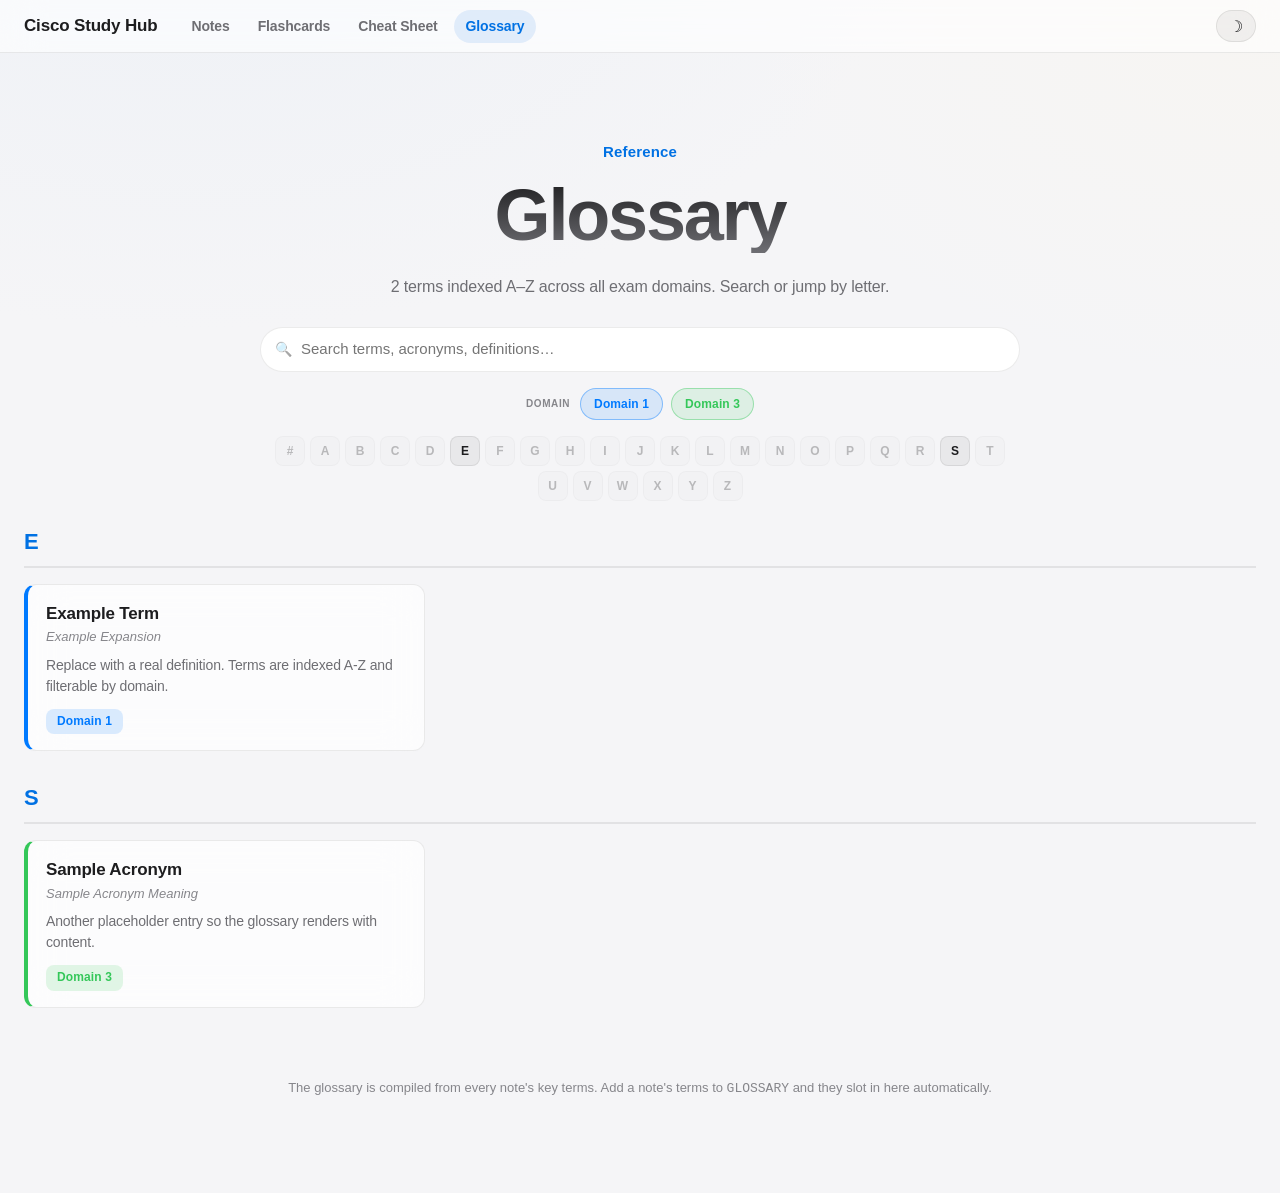
<file: Glossary.html>
<!DOCTYPE html>
<html lang="en">
<head>
<meta charset="UTF-8" />
<meta name="viewport" content="width=device-width, initial-scale=1.0" />
<title>Cisco Study Hub &middot; Glossary</title>
<link rel="stylesheet" href="study.css" />
</head>
<body data-page="glossary">
  <header class="site-header">
    <div class="header-inner">
      <span class="header-title">Cisco Study Hub</span>
      <nav class="site-nav" aria-label="Study hub sections">
        <a class="nav-link" href="index.html" data-page="notes">Notes</a>
        <a class="nav-link" href="Flashcards.html" data-page="flashcards">Flashcards</a>
        <a class="nav-link" href="Cheat-Sheet.html" data-page="cheatsheet">Cheat Sheet</a>
        <a class="nav-link" href="Glossary.html" data-page="glossary">Glossary</a>
      </nav>
      <button class="theme-toggle" id="themeToggle" type="button" aria-label="Toggle color theme" title="Toggle theme">&#9789;</button>
    </div>
  </header>

  <main>
    <section class="hero">
      <div class="hero-eyebrow">Reference</div>
      <h1>Glossary</h1>
      <p id="glossIntro">Every acronym and term from your notes, indexed A&ndash;Z across all exam domains. Search or jump by letter.</p>
    </section>

    <div class="gloss-toolbar">
      <div class="search-wrap">
        <input type="search" id="glossSearch" class="search-input" placeholder="Search terms, acronyms, definitions&hellip;" aria-label="Search glossary" autocomplete="off" />
      </div>
      <div class="fc-filters" id="glossFilters" style="margin-bottom:0;">
        <div class="fc-filter-group" id="glossDomainFilter" role="group" aria-label="Filter by domain">
          <span class="fc-filter-label">Domain</span>
        </div>
      </div>
      <div class="az-bar" id="azBar" role="group" aria-label="Jump to letter"></div>
    </div>

    <div id="glossIndex"></div>
    <div class="gloss-empty" id="glossEmpty">No terms match your search.</div>

    <footer class="site-footer">
      <p>The glossary is compiled from every note's key terms. Add a note's terms to <code>GLOSSARY</code> and they slot in here automatically.</p>
    </footer>
  </main>

  <script src="study-config.js"></script>
  <script src="study-data.js"></script>
  <script src="study-common.js"></script>
  <script>
    (function () {
      "use strict";

      var CONFIG = window.STUDY_CONFIG || {};
      var DATA = window.STUDY_DATA || {};
      var DOMAINS = CONFIG.DOMAINS || {};
      var ORDER = CONFIG.DOMAIN_ORDER || Object.keys(DOMAINS);
      var GLOSSARY = (DATA.GLOSSARY || []).slice();

      // Alphabetical, case-insensitive by term.
      GLOSSARY.sort(function (a, b) {
        return a.term.toLowerCase().localeCompare(b.term.toLowerCase());
      });

      function letterOf(term) {
        var c = term.charAt(0).toUpperCase();
        return /[A-Z]/.test(c) ? c : "#";
      }
      function letterKey(letter) {
        return letter === "#" ? "NUM" : letter;
      }

      var els = {
        index: document.getElementById("glossIndex"),
        azBar: document.getElementById("azBar"),
        search: document.getElementById("glossSearch"),
        empty: document.getElementById("glossEmpty"),
        intro: document.getElementById("glossIntro"),
        domainFilter: document.getElementById("glossDomainFilter")
      };

      var activeDomain = null;
      var query = "";

      function domBadges(domains) {
        return (domains || []).map(function (d) {
          d = String(d);
          var name = DOMAINS[d] ? DOMAINS[d].name : d;
          return '<span class="obj-badge d' + (DOMAINS[d] ? DOMAINS[d].color : 1) + '">' + name + "</span>";
        }).join("");
      }

      // Bucket entries by first letter.
      var buckets = {};    // letter -> [entries]
      var presentLetters = {};
      GLOSSARY.forEach(function (e) {
        var L = letterOf(e.term);
        (buckets[L] = buckets[L] || []).push(e);
        presentLetters[L] = true;
      });

      var LETTER_ORDER = ["#"].concat("ABCDEFGHIJKLMNOPQRSTUVWXYZ".split(""));

      /* ---- Render groups + A-Z bar --------------------------- */
      var groupEls = {};   // letter -> group element
      (function render() {
        LETTER_ORDER.forEach(function (L) {
          if (!buckets[L]) return;
          var key = letterKey(L);

          var group = document.createElement("section");
          group.className = "gloss-group";
          group.id = "gl-" + key;
          group.setAttribute("data-letter", L);

          var heading = document.createElement("div");
          heading.className = "gloss-letter";
          heading.textContent = L;
          group.appendChild(heading);

          var grid = document.createElement("div");
          grid.className = "gloss-grid";

          buckets[L].forEach(function (e) {
            var accent = (e.domains && e.domains[0]) || 1;
            var item = document.createElement("div");
            item.className = "gloss-item d" + accent;
            item.setAttribute("data-domains", (e.domains || []).map(String).join(" "));
            item.setAttribute("data-search", (e.term + " " + (e.expansion || "") + " " + e.def).toLowerCase());
            item.innerHTML =
              '<div class="gloss-term">' + e.term + "</div>" +
              (e.expansion ? '<div class="gloss-exp">' + e.expansion + "</div>" : "") +
              '<div class="gloss-def">' + e.def + "</div>" +
              (e.domains && e.domains.length ? '<div class="gloss-badges">' + domBadges(e.domains) + "</div>" : "");
            grid.appendChild(item);
          });

          group.appendChild(grid);
          els.index.appendChild(group);
          groupEls[L] = group;
        });

        // A-Z bar (all letters; disabled if no entries)
        LETTER_ORDER.forEach(function (L) {
          var a = document.createElement("button");
          a.type = "button";
          a.className = "az-link" + (presentLetters[L] ? "" : " disabled");
          a.textContent = L;
          a.setAttribute("data-letter", L);
          if (presentLetters[L]) {
            a.addEventListener("click", function () {
              var g = groupEls[L];
              if (g && !g.classList.contains("hidden")) {
                g.scrollIntoView({ behavior: "smooth", block: "start" });
              }
            });
          }
          els.azBar.appendChild(a);
        });
      })();

      /* ---- Domain filter ------------------------------------- */
      var domainBtns = [];
      (function buildDomainFilter() {
        var present = {};
        GLOSSARY.forEach(function (e) {
          (e.domains || []).forEach(function (d) { present[String(d)] = true; });
        });
        ORDER.forEach(function (d) {
          if (!present[d] || !DOMAINS[d]) return;
          var btn = document.createElement("button");
          btn.type = "button";
          btn.className = "fc-domain-btn d" + DOMAINS[d].color;
          btn.setAttribute("data-domain", d);
          btn.setAttribute("aria-pressed", "false");
          btn.innerHTML = DOMAINS[d].name;
          btn.addEventListener("click", function () {
            activeDomain = activeDomain === d ? null : d;
            applyFilters();
          });
          els.domainFilter.appendChild(btn);
          domainBtns.push(btn);
        });
      })();

      /* ---- Filtering ----------------------------------------- */
      var azLinks = Array.prototype.slice.call(els.azBar.querySelectorAll(".az-link"));

      function applyFilters() {
        var totalVisible = 0;
        LETTER_ORDER.forEach(function (L) {
          var group = groupEls[L];
          if (!group) return;
          var items = group.querySelectorAll(".gloss-item");
          var groupVisible = 0;
          Array.prototype.forEach.call(items, function (item) {
            var doms = (item.getAttribute("data-domains") || "").split(/\s+/).filter(Boolean);
            var domainOk = !activeDomain || doms.indexOf(activeDomain) !== -1;
            var searchOk = !query || (item.getAttribute("data-search") || "").indexOf(query) !== -1;
            var show = domainOk && searchOk;
            item.classList.toggle("hidden", !show);
            if (show) { groupVisible++; totalVisible++; }
          });
          group.classList.toggle("hidden", groupVisible === 0);
        });

        azLinks.forEach(function (a) {
          var L = a.getAttribute("data-letter");
          var g = groupEls[L];
          var enabled = g && !g.classList.contains("hidden");
          a.classList.toggle("disabled", !enabled);
        });

        domainBtns.forEach(function (b) {
          var on = b.getAttribute("data-domain") === activeDomain;
          b.classList.toggle("active", on);
          b.setAttribute("aria-pressed", on ? "true" : "false");
        });

        els.empty.classList.toggle("show", totalVisible === 0);
        if (els.intro) {
          els.intro.textContent = totalVisible + " term" + (totalVisible === 1 ? "" : "s") +
            " indexed A\u2013Z across all exam domains. Search or jump by letter.";
        }
      }

      if (els.search) {
        els.search.addEventListener("input", function () {
          query = els.search.value.trim().toLowerCase();
          applyFilters();
        });
      }

      applyFilters();
    })();
  </script>
</body>
</html>
</file>
<file: study.css>
/* ============================================================
   Cisco Study Hub - shared styles
   Used by index.html, Flashcards.html, Cheat-Sheet.html,
   and Glossary.html. Theme variables + component styles.
   ============================================================ */

:root {
  --bg: #f5f5f7;
  --bg-gradient-1: #eef1f6;
  --bg-gradient-2: #f7f5f2;
  --surface: rgba(255, 255, 255, 0.72);
  --surface-solid: #ffffff;
  --header-bg: rgba(255, 255, 255, 0.62);
  --border: rgba(0, 0, 0, 0.08);
  --text: #1d1d1f;
  --text-secondary: #6e6e73;
  --text-tertiary: #86868b;
  --accent: #0071e3;
  --accent-soft: rgba(0, 113, 227, 0.1);
  --chip-bg: rgba(0, 0, 0, 0.05);
  --chip-text: #1d1d1f;
  --shadow: 0 8px 30px rgba(0, 0, 0, 0.08);
  --shadow-hover: 0 18px 48px rgba(0, 0, 0, 0.14);
  --tldr-bg: rgba(0, 113, 227, 0.08);
}

@media (prefers-color-scheme: dark) {
  :root {
    --bg: #000000;
    --bg-gradient-1: #0b0b0f;
    --bg-gradient-2: #14100d;
    --surface: rgba(28, 28, 30, 0.68);
    --surface-solid: #1c1c1e;
    --header-bg: rgba(20, 20, 22, 0.6);
    --border: rgba(255, 255, 255, 0.1);
    --text: #f5f5f7;
    --text-secondary: #a1a1a6;
    --text-tertiary: #86868b;
    --accent: #2997ff;
    --accent-soft: rgba(41, 151, 255, 0.16);
    --chip-bg: rgba(255, 255, 255, 0.1);
    --chip-text: #f5f5f7;
    --shadow: 0 8px 30px rgba(0, 0, 0, 0.5);
    --shadow-hover: 0 18px 48px rgba(0, 0, 0, 0.65);
    --tldr-bg: rgba(41, 151, 255, 0.14);
  }
}

:root[data-theme="light"] {
  --bg: #f5f5f7;
  --bg-gradient-1: #eef1f6;
  --bg-gradient-2: #f7f5f2;
  --surface: rgba(255, 255, 255, 0.72);
  --surface-solid: #ffffff;
  --header-bg: rgba(255, 255, 255, 0.62);
  --border: rgba(0, 0, 0, 0.08);
  --text: #1d1d1f;
  --text-secondary: #6e6e73;
  --text-tertiary: #86868b;
  --accent: #0071e3;
  --accent-soft: rgba(0, 113, 227, 0.1);
  --chip-bg: rgba(0, 0, 0, 0.05);
  --chip-text: #1d1d1f;
  --shadow: 0 8px 30px rgba(0, 0, 0, 0.08);
  --shadow-hover: 0 18px 48px rgba(0, 0, 0, 0.14);
  --tldr-bg: rgba(0, 113, 227, 0.08);
}

:root[data-theme="dark"] {
  --bg: #000000;
  --bg-gradient-1: #0b0b0f;
  --bg-gradient-2: #14100d;
  --surface: rgba(28, 28, 30, 0.68);
  --surface-solid: #1c1c1e;
  --header-bg: rgba(20, 20, 22, 0.6);
  --border: rgba(255, 255, 255, 0.1);
  --text: #f5f5f7;
  --text-secondary: #a1a1a6;
  --text-tertiary: #86868b;
  --accent: #2997ff;
  --accent-soft: rgba(41, 151, 255, 0.16);
  --chip-bg: rgba(255, 255, 255, 0.1);
  --chip-text: #f5f5f7;
  --shadow: 0 8px 30px rgba(0, 0, 0, 0.5);
  --shadow-hover: 0 18px 48px rgba(0, 0, 0, 0.65);
  --tldr-bg: rgba(41, 151, 255, 0.14);
}

/* Per-domain accent colors (light defaults) */
:root {
  --d1: #007aff;
  --d2: #af52de;
  --d3: #34c759;
  --d4: #30b0c7;
  --d5: #ff3b30;
  --d6: #ff9500;
}
@media (prefers-color-scheme: dark) {
  :root {
    --d1: #0a84ff;
    --d2: #bf5af2;
    --d3: #30d158;
    --d4: #64d2ff;
    --d5: #ff453a;
    --d6: #ff9f0a;
  }
}
:root[data-theme="light"] {
  --d1: #007aff;
  --d2: #af52de;
  --d3: #34c759;
  --d4: #30b0c7;
  --d5: #ff3b30;
  --d6: #ff9500;
}
:root[data-theme="dark"] {
  --d1: #0a84ff;
  --d2: #bf5af2;
  --d3: #30d158;
  --d4: #64d2ff;
  --d5: #ff453a;
  --d6: #ff9f0a;
}

/* Confidence self-assessment colors (low = red, med = yellow, high = green) */
:root { --conf-low: #ff3b30; --conf-med: #ffc400; --conf-high: #34c759; }
@media (prefers-color-scheme: dark) {
  :root { --conf-low: #ff453a; --conf-med: #ffd60a; --conf-high: #30d158; }
}
:root[data-theme="light"] { --conf-low: #ff3b30; --conf-med: #ffc400; --conf-high: #34c759; }
:root[data-theme="dark"] { --conf-low: #ff453a; --conf-med: #ffd60a; --conf-high: #30d158; }

* {
  margin: 0;
  padding: 0;
  box-sizing: border-box;
}

html {
  scroll-behavior: smooth;
}

body {
  font-family: -apple-system, BlinkMacSystemFont, "SF Pro Text", "SF Pro Display", "Helvetica Neue", Helvetica, Arial, sans-serif;
  background-color: var(--bg);
  background-image: radial-gradient(1200px 700px at 15% -10%, var(--bg-gradient-1), transparent 60%),
                    radial-gradient(1000px 700px at 100% 0%, var(--bg-gradient-2), transparent 55%);
  background-attachment: fixed;
  color: var(--text);
  line-height: 1.5;
  -webkit-font-smoothing: antialiased;
  -moz-osx-font-smoothing: grayscale;
  min-height: 100vh;
  transition: background-color 0.4s ease, color 0.4s ease;
}

header.site-header {
  position: sticky;
  top: 0;
  z-index: 100;
  background: var(--header-bg);
  -webkit-backdrop-filter: saturate(180%) blur(20px);
  backdrop-filter: saturate(180%) blur(20px);
  border-bottom: 1px solid var(--border);
}

.header-inner {
  max-width: 1560px;
  margin: 0 auto;
  padding: 0 24px;
  height: 52px;
  display: flex;
  align-items: center;
  justify-content: space-between;
}

.header-title {
  font-size: 17px;
  font-weight: 600;
  letter-spacing: -0.01em;
}

/* Top navigation between hub pages */
.site-nav {
  display: flex;
  align-items: center;
  gap: 4px;
  margin-left: 22px;
  margin-right: auto;
}

.nav-link {
  font-size: 14px;
  font-weight: 600;
  letter-spacing: -0.01em;
  color: var(--text-secondary);
  text-decoration: none;
  padding: 6px 12px;
  border-radius: 999px;
  transition: background 0.2s ease, color 0.2s ease;
}

.nav-link:hover {
  color: var(--text);
  background: var(--chip-bg);
}

.nav-link.active {
  color: var(--accent);
  background: var(--accent-soft);
}

.nav-link.soon {
  opacity: 0.5;
  cursor: default;
}

.nav-link.soon::after {
  content: " \00b7 soon";
  font-size: 10px;
  text-transform: uppercase;
  letter-spacing: 0.04em;
  opacity: 0.8;
}

.theme-toggle {
  appearance: none;
  border: 1px solid var(--border);
  background: var(--chip-bg);
  color: var(--text);
  width: 40px;
  height: 32px;
  border-radius: 999px;
  font-size: 16px;
  cursor: pointer;
  display: inline-flex;
  align-items: center;
  justify-content: center;
  transition: transform 0.2s ease, background 0.2s ease;
  flex-shrink: 0;
}

.theme-toggle:hover {
  transform: scale(1.06);
}

.theme-toggle:active {
  transform: scale(0.94);
}

main {
  max-width: 1560px;
  margin: 0 auto;
  padding: 0 24px 96px;
}

.hero {
  text-align: center;
  padding: 88px 0 56px;
}

.hero-eyebrow {
  font-size: 15px;
  font-weight: 600;
  color: var(--accent);
  letter-spacing: 0.01em;
  margin-bottom: 14px;
}

.hero h1 {
  font-size: clamp(40px, 7vw, 72px);
  font-weight: 700;
  letter-spacing: -0.03em;
  line-height: 1.05;
  background: linear-gradient(180deg, var(--text), var(--text-secondary));
  -webkit-background-clip: text;
  background-clip: text;
  -webkit-text-fill-color: transparent;
}

.hero p {
  font-size: clamp(18px, 2.4vw, 22px);
  color: var(--text-secondary);
  max-width: 620px;
  margin: 22px auto 0;
  letter-spacing: -0.01em;
}

.progress {
  max-width: 540px;
  margin: 36px auto 0;
  text-align: left;
}

.progress-top {
  display: flex;
  align-items: baseline;
  justify-content: space-between;
  gap: 12px;
  margin-bottom: 10px;
}

.progress-label {
  font-size: 14px;
  font-weight: 600;
  color: var(--text);
  letter-spacing: -0.01em;
}

.progress-pct {
  font-size: 17px;
  font-weight: 700;
  color: var(--text);
  letter-spacing: -0.02em;
}

.progress-track {
  height: 12px;
  border-radius: 999px;
  background: var(--chip-bg);
  border: 1px solid var(--border);
  overflow: hidden;
}

.progress-fill {
  height: 100%;
  width: 0;
  border-radius: 999px;
  background: linear-gradient(90deg, var(--d1), var(--d3), var(--d4), var(--d6));
  transition: width 1.1s cubic-bezier(0.22, 1, 0.36, 1);
}

.progress-sub {
  margin-top: 10px;
  font-size: 13px;
  color: var(--text-secondary);
  letter-spacing: -0.01em;
}

.card-grid {
  display: grid;
  grid-template-columns: repeat(auto-fit, minmax(320px, 1fr));
  gap: 24px;
}

.card {
  background: var(--surface);
  -webkit-backdrop-filter: blur(20px);
  backdrop-filter: blur(20px);
  border: 1px solid var(--border);
  border-radius: 22px;
  padding: 34px 32px;
  box-shadow: var(--shadow);
  transition: transform 0.35s cubic-bezier(0.22, 1, 0.36, 1), box-shadow 0.35s ease;
  display: flex;
  flex-direction: column;
}

.card:hover {
  transform: translateY(-6px);
  box-shadow: var(--shadow-hover);
}

.card-index {
  font-size: 13px;
  font-weight: 600;
  color: var(--text-tertiary);
  letter-spacing: 0.06em;
  text-transform: uppercase;
  margin-bottom: 12px;
}

.card h2 {
  font-size: 26px;
  font-weight: 700;
  letter-spacing: -0.02em;
  line-height: 1.15;
  margin-bottom: 18px;
}

.tldr {
  background: var(--tldr-bg);
  border-radius: 14px;
  padding: 14px 16px;
  margin-bottom: 20px;
}

.tldr-label {
  font-size: 11px;
  font-weight: 700;
  letter-spacing: 0.08em;
  text-transform: uppercase;
  color: var(--accent);
  display: block;
  margin-bottom: 4px;
}

.tldr-text {
  font-size: 15px;
  color: var(--text);
  letter-spacing: -0.01em;
}

.summary {
  font-size: 16px;
  color: var(--text-secondary);
  letter-spacing: -0.01em;
  margin-bottom: 26px;
}

.takeaways-label {
  font-size: 12px;
  font-weight: 700;
  letter-spacing: 0.06em;
  text-transform: uppercase;
  color: var(--text-tertiary);
  margin-bottom: 14px;
  margin-top: auto;
}

.chips {
  display: flex;
  flex-wrap: wrap;
  gap: 9px;
}

.chip {
  background: var(--chip-bg);
  color: var(--chip-text);
  font-size: 13px;
  font-weight: 500;
  padding: 7px 14px;
  border-radius: 999px;
  letter-spacing: -0.01em;
  line-height: 1.35;
  transition: background 0.2s ease;
}

.card:hover .chip {
  background: var(--accent-soft);
}

footer.site-footer {
  text-align: center;
  color: var(--text-tertiary);
  font-size: 13px;
  padding: 40px 24px 0;
  max-width: 1560px;
  margin: 0 auto;
}

footer.site-footer a {
  color: var(--accent);
  text-decoration: none;
}

footer.site-footer a:hover {
  text-decoration: underline;
}

/* Exam blueprint strip */
.blueprint {
  background: var(--surface);
  -webkit-backdrop-filter: blur(20px);
  backdrop-filter: blur(20px);
  border: 1px solid var(--border);
  border-radius: 22px;
  padding: 30px 32px;
  box-shadow: var(--shadow);
  margin-bottom: 40px;
}

.blueprint-head {
  display: flex;
  align-items: flex-start;
  justify-content: space-between;
  flex-wrap: wrap;
  gap: 12px;
  margin-bottom: 6px;
}

.blueprint-title {
  font-size: 20px;
  font-weight: 700;
  letter-spacing: -0.02em;
}

.blueprint-meta-col {
  display: flex;
  flex-direction: column;
  align-items: flex-end;
  gap: 9px;
}

.blueprint-meta {
  font-size: 14px;
  color: var(--text-tertiary);
  font-weight: 500;
}

.conf-filter {
  display: inline-flex;
  align-items: center;
  gap: 6px;
}

.conf-filter-label {
  font-size: 10px;
  font-weight: 700;
  letter-spacing: 0.06em;
  text-transform: uppercase;
  color: var(--text-tertiary);
  margin-right: 2px;
}

.conf-filter-btn {
  appearance: none;
  border: 1px solid var(--border);
  background: var(--chip-bg);
  color: var(--text-secondary);
  font: inherit;
  font-size: 11px;
  font-weight: 600;
  line-height: 1;
  letter-spacing: 0.02em;
  padding: 5px 12px;
  border-radius: 999px;
  cursor: pointer;
  transition: background 0.2s ease, color 0.2s ease, border-color 0.2s ease, transform 0.15s ease;
}

.conf-filter-btn:hover {
  color: var(--text);
  transform: translateY(-1px);
}

.conf-filter-btn.active {
  color: #fff;
  border-color: transparent;
}

.conf-filter-btn.low.active { background: var(--conf-low); }
.conf-filter-btn.med.active { background: var(--conf-med); color: #1d1d1f; }
.conf-filter-btn.high.active { background: var(--conf-high); }

.conf-filter-btn:focus-visible {
  outline: 2px solid var(--accent);
  outline-offset: 2px;
}

.blueprint-sub {
  font-size: 14px;
  color: var(--text-secondary);
  margin-bottom: 20px;
}

.domain-grid {
  display: grid;
  grid-template-columns: repeat(auto-fit, minmax(150px, 1fr));
  gap: 12px;
}

/* Each .dN class sets the local domain accent used by tiles + badges */
.d1 { --dc: var(--d1); }
.d2 { --dc: var(--d2); }
.d3 { --dc: var(--d3); }
.d4 { --dc: var(--d4); }
.d5 { --dc: var(--d5); }
.d6 { --dc: var(--d6); }

.domain {
  appearance: none;
  font: inherit;
  text-align: left;
  display: block;
  width: 100%;
  cursor: pointer;
  border: 1px solid var(--border);
  border-radius: 14px;
  padding: 14px 15px 14px 19px;
  background: color-mix(in srgb, var(--dc, var(--accent)) 9%, var(--surface-solid));
  box-shadow: inset 0 0 0 1px color-mix(in srgb, var(--dc, var(--accent)) 28%, transparent);
  position: relative;
  overflow: hidden;
  transition: transform 0.2s ease, box-shadow 0.2s ease, background 0.2s ease, opacity 0.2s ease;
}

.domain::before {
  content: "";
  position: absolute;
  left: 0;
  top: 12px;
  bottom: 12px;
  width: 4px;
  border-radius: 0 4px 4px 0;
  background: var(--dc, var(--accent));
}

.domain:hover {
  transform: translateY(-3px);
  box-shadow: inset 0 0 0 1px color-mix(in srgb, var(--dc, var(--accent)) 45%, transparent), var(--shadow);
}

.domain:focus-visible {
  outline: 2px solid var(--dc, var(--accent));
  outline-offset: 2px;
}

.domain.active {
  background: color-mix(in srgb, var(--dc, var(--accent)) 20%, var(--surface-solid));
  box-shadow: inset 0 0 0 2px var(--dc, var(--accent));
  transform: translateY(-3px);
}

.domain.empty {
  opacity: 0.45;
}

.domain-weight {
  font-size: 22px;
  font-weight: 700;
  letter-spacing: -0.02em;
  display: block;
  color: var(--dc, var(--accent));
}

.domain-name {
  font-size: 13px;
  font-weight: 500;
  color: var(--text);
  letter-spacing: -0.01em;
  margin-top: 2px;
}

.domain-count {
  display: inline-block;
  margin-top: 8px;
  font-size: 10px;
  font-weight: 700;
  letter-spacing: 0.06em;
  text-transform: uppercase;
  color: var(--text-tertiary);
}

.domain.active .domain-count {
  color: var(--dc, var(--accent));
}

/* Search + topic filter controls */
.study-controls {
  display: flex;
  flex-wrap: wrap;
  align-items: center;
  gap: 14px;
  margin-top: 20px;
}

.search-wrap {
  position: relative;
  flex: 1 1 260px;
}

.search-wrap::before {
  content: "\1F50D";
  position: absolute;
  left: 15px;
  top: 50%;
  transform: translateY(-50%);
  font-size: 14px;
  opacity: 0.55;
  pointer-events: none;
}

.search-input {
  width: 100%;
  appearance: none;
  border: 1px solid var(--border);
  background: var(--surface-solid);
  color: var(--text);
  font: inherit;
  font-size: 15px;
  padding: 10px 16px 10px 40px;
  border-radius: 999px;
  transition: border-color 0.2s ease, box-shadow 0.2s ease;
}

.search-input:focus {
  outline: none;
  border-color: var(--accent);
  box-shadow: 0 0 0 3px var(--accent-soft);
}

.topic-filter {
  display: flex;
  flex-wrap: wrap;
  align-items: center;
  gap: 8px;
}

.topic-filter-label {
  font-size: 10px;
  font-weight: 700;
  letter-spacing: 0.06em;
  text-transform: uppercase;
  color: var(--text-tertiary);
  margin-right: 2px;
}

.topic-chip {
  appearance: none;
  font: inherit;
  cursor: pointer;
  border: 1px solid var(--border);
  background: var(--chip-bg);
  color: var(--text-secondary);
  font-size: 13px;
  font-weight: 600;
  padding: 7px 14px;
  border-radius: 999px;
  display: inline-flex;
  align-items: center;
  gap: 7px;
  transition: background 0.2s ease, color 0.2s ease, border-color 0.2s ease, transform 0.15s ease;
}

.topic-chip:hover {
  color: var(--text);
  transform: translateY(-1px);
}

.topic-chip.active {
  background: var(--accent);
  color: #fff;
  border-color: transparent;
}

.topic-chip .topic-count {
  font-size: 11px;
  font-weight: 700;
  opacity: 0.75;
  background: rgba(0, 0, 0, 0.08);
  padding: 1px 7px;
  border-radius: 999px;
}

.topic-chip.active .topic-count {
  background: rgba(255, 255, 255, 0.25);
  opacity: 1;
}

.card.hidden {
  display: none;
}

.filter-empty {
  display: none;
  text-align: center;
  color: var(--text-secondary);
  padding: 48px 0 8px;
  font-size: 16px;
  letter-spacing: -0.01em;
}

.filter-empty.show {
  display: block;
}

.filter-empty button {
  appearance: none;
  margin-top: 14px;
  border: 1px solid var(--border);
  background: var(--accent-soft);
  color: var(--accent);
  font: inherit;
  font-weight: 600;
  font-size: 14px;
  padding: 8px 18px;
  border-radius: 999px;
  cursor: pointer;
}

/* Objective badges on cards */
.obj-badges {
  display: flex;
  flex-wrap: wrap;
  gap: 7px;
  margin-bottom: 18px;
}

.obj-badge {
  font-size: 12px;
  font-weight: 600;
  letter-spacing: 0.01em;
  padding: 5px 11px;
  border-radius: 8px;
  background: color-mix(in srgb, var(--dc, var(--accent)) 14%, transparent);
  color: var(--dc, var(--accent));
  line-height: 1.3;
}

/* Exam focus callout */
.exam-focus {
  border: 1px solid var(--border);
  border-radius: 16px;
  padding: 18px 20px;
  margin: 4px 0 26px;
  background: var(--chip-bg);
}

.exam-focus-label {
  font-size: 12px;
  font-weight: 700;
  letter-spacing: 0.06em;
  text-transform: uppercase;
  color: var(--text);
  display: flex;
  align-items: center;
  gap: 7px;
  margin-bottom: 12px;
}

.exam-focus ul {
  list-style: none;
  display: flex;
  flex-direction: column;
  gap: 10px;
}

.exam-focus li {
  font-size: 14.5px;
  color: var(--text-secondary);
  letter-spacing: -0.01em;
  padding-left: 22px;
  position: relative;
  line-height: 1.45;
}

.exam-focus li::before {
  content: "\2713";
  position: absolute;
  left: 0;
  top: 0;
  color: var(--accent);
  font-weight: 700;
}

.exam-focus li strong {
  color: var(--text);
  font-weight: 600;
}

.exam-focus li.gotcha::before {
  content: "\26A0";
  color: #ff9f0a;
}

/* Per-note confidence self-assessment */
.card {
  position: relative;
  cursor: pointer;
}

.card::before {
  content: "";
  position: absolute;
  top: 0;
  left: 28px;
  right: 28px;
  height: 3px;
  border-radius: 0 0 4px 4px;
  background: transparent;
  transition: background 0.25s ease;
}

.card[data-confidence="low"]::before { background: var(--conf-low); }
.card[data-confidence="med"]::before { background: var(--conf-med); }
.card[data-confidence="high"]::before { background: var(--conf-high); }

/* Preview cards on the grid: hide full content, open a modal for the rest */
.card.collapsed .summary,
.card.collapsed .exam-focus {
  display: none;
}

.card {
  padding-bottom: 44px;
}

.card::after {
  content: "Open \2197";
  position: absolute;
  bottom: 14px;
  right: 20px;
  font-size: 11px;
  font-weight: 600;
  letter-spacing: 0.04em;
  text-transform: uppercase;
  line-height: 1;
  color: var(--text-tertiary);
  opacity: 0.7;
  pointer-events: none;
  transition: opacity 0.25s ease, color 0.2s ease;
}

.card:hover::after {
  opacity: 1;
  color: var(--accent);
}

/* Note detail modal */
.modal-overlay {
  position: fixed;
  inset: 0;
  z-index: 1000;
  display: flex;
  align-items: center;
  justify-content: center;
  padding: 40px 20px;
  background: rgba(0, 0, 0, 0.45);
  -webkit-backdrop-filter: blur(4px);
  backdrop-filter: blur(4px);
  opacity: 0;
  visibility: hidden;
  transition: opacity 0.25s ease, visibility 0.25s ease;
}

.modal-overlay.open {
  opacity: 1;
  visibility: visible;
}

.modal-dialog {
  position: relative;
  width: 48%;
  min-width: 340px;
  max-width: 864px;
  transform: translateY(14px) scale(0.98);
  transition: transform 0.3s cubic-bezier(0.22, 1, 0.36, 1);
}

.modal-overlay.open .modal-dialog {
  transform: none;
}

.modal-card.card {
  width: 100%;
  max-height: 86vh;
  overflow-y: auto;
  cursor: default;
  padding-bottom: 34px;
  background: #ffffff;
  -webkit-backdrop-filter: none;
  backdrop-filter: none;
}

@media (prefers-color-scheme: dark) {
  .modal-card.card { background: #1c1c1e; }
}
:root[data-theme="light"] .modal-card.card { background: #ffffff; }
:root[data-theme="dark"] .modal-card.card { background: #1c1c1e; }

.modal-card.card::after { content: none; }

.modal-card .exam-focus-label { font-size: 15px; }
.modal-card .exam-focus li { font-size: 16.5px; }

.modal-card.card:hover {
  transform: none;
  box-shadow: var(--shadow);
}

.modal-close {
  position: absolute;
  top: 12px;
  right: 12px;
  z-index: 2;
  width: 34px;
  height: 34px;
  display: flex;
  align-items: center;
  justify-content: center;
  border: none;
  border-radius: 50%;
  background: var(--chip-bg);
  color: var(--text-secondary);
  font-size: 22px;
  line-height: 1;
  cursor: pointer;
  box-shadow: var(--shadow);
  transition: background 0.2s ease, color 0.2s ease, transform 0.15s ease;
}

.modal-close:hover {
  color: var(--text);
  transform: scale(1.08);
}

.modal-close:focus-visible {
  outline: 2px solid var(--accent);
  outline-offset: 2px;
}

@media (max-width: 700px) {
  .modal-dialog { width: 100%; min-width: 0; }
  .modal-card.card { max-height: 82vh; }
}

.confidence {
  margin: 0 0 12px;
  display: flex;
  align-items: center;
  justify-content: flex-end;
  gap: 8px;
  flex-wrap: wrap;
}

.confidence-label {
  font-size: 10px;
  font-weight: 700;
  letter-spacing: 0.06em;
  text-transform: uppercase;
  color: var(--text-tertiary);
}

.confidence-btns {
  display: inline-flex;
  background: var(--chip-bg);
  border: 1px solid var(--border);
  border-radius: 999px;
  padding: 1px;
  gap: 1px;
}

.conf-btn {
  appearance: none;
  border: none;
  background: transparent;
  color: var(--text-secondary);
  font: inherit;
  font-size: 10px;
  font-weight: 600;
  line-height: 1;
  letter-spacing: 0.02em;
  padding: 2px 9px;
  border-radius: 999px;
  cursor: pointer;
  transition: background 0.2s ease, color 0.2s ease;
}

.conf-btn:hover {
  color: var(--text);
}

.conf-btn.active {
  color: #fff;
}

.conf-btn.low.active { background: var(--conf-low); }
.conf-btn.med.active { background: var(--conf-med); color: #1d1d1f; }
.conf-btn.high.active { background: var(--conf-high); }

.conf-btn:focus-visible {
  outline: 2px solid var(--accent);
  outline-offset: 2px;
}

/* ============================================================
   Flashcards page
   ============================================================ */
.fc-filters {
  display: flex;
  flex-wrap: wrap;
  align-items: center;
  justify-content: center;
  gap: 10px 18px;
  max-width: 900px;
  margin: 0 auto 30px;
}

.fc-filter-group {
  display: flex;
  flex-wrap: wrap;
  align-items: center;
  gap: 8px;
}

.fc-filter-label {
  font-size: 10px;
  font-weight: 700;
  letter-spacing: 0.06em;
  text-transform: uppercase;
  color: var(--text-tertiary);
  margin-right: 2px;
}

.fc-domain-btn {
  appearance: none;
  font: inherit;
  cursor: pointer;
  border: 1px solid color-mix(in srgb, var(--dc, var(--accent)) 40%, transparent);
  background: color-mix(in srgb, var(--dc, var(--accent)) 12%, transparent);
  color: var(--dc, var(--accent));
  font-size: 12px;
  font-weight: 700;
  letter-spacing: 0.01em;
  padding: 6px 13px;
  border-radius: 999px;
  transition: background 0.2s ease, color 0.2s ease, transform 0.15s ease;
}

.fc-domain-btn:hover {
  transform: translateY(-1px);
}

.fc-domain-btn.active {
  background: var(--dc, var(--accent));
  color: #fff;
  border-color: transparent;
}

.fc-domain-btn:focus-visible {
  outline: 2px solid var(--dc, var(--accent));
  outline-offset: 2px;
}

.fc-stage {
  perspective: 1800px;
  max-width: 700px;
  margin: 0 auto;
}

.flashcard {
  position: relative;
  width: 100%;
  min-height: 380px;
  cursor: pointer;
  transform-style: preserve-3d;
  transition: transform 0.55s cubic-bezier(0.22, 1, 0.36, 1);
}

.flashcard.flipped {
  transform: rotateY(180deg);
}

.fc-face {
  position: absolute;
  inset: 0;
  height: 100%;
  -webkit-backface-visibility: hidden;
  backface-visibility: hidden;
  display: flex;
  flex-direction: column;
  border: 1px solid var(--border);
  border-radius: 24px;
  padding: 30px 34px 60px;
  background: var(--surface-solid);
  box-shadow: var(--shadow);
  overflow-y: auto;
}

.fc-face::before {
  content: "";
  position: absolute;
  top: 0;
  left: 30px;
  right: 30px;
  height: 4px;
  border-radius: 0 0 4px 4px;
  background: var(--dc, var(--accent));
}

.fc-face.back {
  transform: rotateY(180deg);
}

.fc-meta {
  display: flex;
  align-items: center;
  justify-content: space-between;
  gap: 12px;
  margin-bottom: 20px;
}

.fc-kicker {
  font-size: 11px;
  font-weight: 700;
  letter-spacing: 0.08em;
  text-transform: uppercase;
  color: var(--dc, var(--accent));
}

.fc-source {
  font-size: 12px;
  font-weight: 600;
  color: var(--text-tertiary);
  text-align: right;
  letter-spacing: -0.01em;
}

.fc-body {
  flex: 1;
  display: flex;
  align-items: center;
  justify-content: center;
  text-align: center;
  font-size: 22px;
  font-weight: 600;
  line-height: 1.4;
  letter-spacing: -0.01em;
  color: var(--text);
}

.fc-face.back .fc-body {
  font-size: 19px;
  font-weight: 500;
  color: var(--text-secondary);
}

.fc-face.back .fc-body strong { color: var(--text); font-weight: 600; }

.fc-hint {
  position: absolute;
  bottom: 18px;
  left: 0;
  right: 0;
  text-align: center;
  font-size: 11px;
  font-weight: 600;
  letter-spacing: 0.04em;
  text-transform: uppercase;
  color: var(--text-tertiary);
  opacity: 0.7;
  pointer-events: none;
}

.fc-controls {
  max-width: 700px;
  margin: 24px auto 0;
  display: flex;
  flex-direction: column;
  align-items: center;
  gap: 16px;
}

.fc-nav {
  display: flex;
  align-items: center;
  gap: 12px;
}

.fc-btn {
  appearance: none;
  font: inherit;
  cursor: pointer;
  border: 1px solid var(--border);
  background: var(--chip-bg);
  color: var(--text);
  font-size: 14px;
  font-weight: 600;
  padding: 10px 22px;
  border-radius: 999px;
  transition: background 0.2s ease, color 0.2s ease, transform 0.15s ease, opacity 0.2s ease;
}

.fc-btn:hover {
  transform: translateY(-2px);
}

.fc-btn:active {
  transform: translateY(0);
}

.fc-btn.fc-flip {
  background: var(--accent);
  color: #fff;
  border-color: transparent;
  min-width: 120px;
}

.fc-btn.ghost {
  background: transparent;
}

.fc-btn:disabled {
  opacity: 0.4;
  cursor: default;
  transform: none;
}

.fc-btn:focus-visible {
  outline: 2px solid var(--accent);
  outline-offset: 2px;
}

.fc-status {
  display: flex;
  align-items: center;
  gap: 16px;
  font-size: 14px;
  font-weight: 600;
  color: var(--text-secondary);
}

.fc-counter {
  font-variant-numeric: tabular-nums;
  letter-spacing: 0.02em;
}

.fc-empty {
  display: none;
  text-align: center;
  color: var(--text-secondary);
  padding: 60px 0;
  font-size: 17px;
}

.fc-empty.show {
  display: block;
}

.fc-stage.hidden,
.fc-controls.hidden {
  display: none;
}

@media (max-width: 600px) {
  .fc-face { padding: 24px 22px 56px; }
  .fc-body { font-size: 19px; }
  .fc-face.back .fc-body { font-size: 17px; }
  .flashcard { min-height: 340px; }
}

/* ============================================================
   Cheat Sheet page
   ============================================================ */
.cheat-block {
  margin-bottom: 52px;
}

.cheat-head {
  display: flex;
  align-items: baseline;
  justify-content: space-between;
  gap: 12px;
  flex-wrap: wrap;
  margin-bottom: 18px;
}

.cheat-title {
  font-size: 24px;
  font-weight: 700;
  letter-spacing: -0.02em;
}

.cheat-title .count {
  font-size: 14px;
  font-weight: 600;
  color: var(--text-tertiary);
  margin-left: 10px;
}

.cheat-sub {
  font-size: 14px;
  color: var(--text-secondary);
  letter-spacing: -0.01em;
}

.gotcha-grid {
  display: grid;
  grid-template-columns: repeat(auto-fill, minmax(340px, 1fr));
  gap: 16px;
}

.gotcha-card {
  border: 1px solid var(--border);
  border-left: 4px solid var(--dc, var(--accent));
  border-radius: 14px;
  padding: 18px 20px;
  background: var(--surface);
  -webkit-backdrop-filter: blur(20px);
  backdrop-filter: blur(20px);
  box-shadow: var(--shadow);
  display: flex;
  flex-direction: column;
  gap: 14px;
}

.gotcha-text {
  font-size: 15px;
  color: var(--text);
  line-height: 1.5;
  letter-spacing: -0.01em;
}

.gotcha-text strong { font-weight: 600; }

.gotcha-meta {
  display: flex;
  flex-wrap: wrap;
  align-items: center;
  gap: 8px;
  margin-top: auto;
}

.gotcha-source {
  font-size: 12px;
  font-weight: 600;
  color: var(--text-tertiary);
  letter-spacing: -0.01em;
}

.cli-group {
  margin-bottom: 22px;
}

.cli-group-title {
  font-size: 13px;
  font-weight: 700;
  letter-spacing: 0.04em;
  text-transform: uppercase;
  color: var(--dc, var(--accent));
  margin-bottom: 10px;
  display: flex;
  align-items: center;
  gap: 8px;
}

.cli-list {
  display: flex;
  flex-direction: column;
  gap: 10px;
}

.cli-item {
  display: grid;
  grid-template-columns: minmax(220px, 340px) 1fr auto;
  gap: 16px;
  align-items: center;
  border: 1px solid var(--border);
  border-left: 4px solid var(--dc, var(--accent));
  border-radius: 12px;
  padding: 12px 16px;
  background: var(--surface);
  -webkit-backdrop-filter: blur(20px);
  backdrop-filter: blur(20px);
}

.cli-cmd {
  font-family: ui-monospace, SFMono-Regular, Menlo, Consolas, "Liberation Mono", monospace;
  font-size: 13.5px;
  font-weight: 600;
  color: var(--text);
  background: var(--chip-bg);
  padding: 7px 11px;
  border-radius: 8px;
  cursor: pointer;
  position: relative;
  overflow-x: auto;
  white-space: nowrap;
  transition: background 0.2s ease;
}

.cli-cmd:hover {
  background: var(--accent-soft);
}

.cli-cmd.copied::after {
  content: "Copied";
  position: absolute;
  right: 8px;
  top: 50%;
  transform: translateY(-50%);
  font-family: -apple-system, BlinkMacSystemFont, "Helvetica Neue", sans-serif;
  font-size: 10px;
  font-weight: 700;
  letter-spacing: 0.04em;
  text-transform: uppercase;
  color: var(--accent);
  background: var(--surface-solid);
  padding: 2px 6px;
  border-radius: 6px;
}

.cli-desc {
  font-size: 14px;
  color: var(--text-secondary);
  letter-spacing: -0.01em;
}

.cli-meta {
  font-size: 12px;
  font-weight: 600;
  color: var(--text-tertiary);
  text-align: right;
  white-space: nowrap;
}

.gotcha-card.hidden,
.cli-item.hidden,
.cli-group.hidden {
  display: none;
}

.cheat-empty {
  display: none;
  color: var(--text-secondary);
  font-size: 15px;
  padding: 8px 0 4px;
}

.cheat-empty.show {
  display: block;
}

@media (max-width: 700px) {
  .cli-item { grid-template-columns: 1fr; gap: 8px; }
  .cli-meta { text-align: left; }
}

/* ============================================================
   Glossary page
   ============================================================ */
.gloss-toolbar {
  max-width: 760px;
  margin: 0 auto 24px;
  display: flex;
  flex-direction: column;
  gap: 16px;
}

/* In this column layout the search box must size to its content,
   not inherit the 260px flex-basis used by the horizontal Notes row. */
.gloss-toolbar .search-wrap {
  flex: none;
  width: 100%;
}

/* Glossary intro: keep it to a single line and tighten the gap to the search field. */
body[data-page="glossary"] .hero {
  padding-bottom: 28px;
}

body[data-page="glossary"] .hero p {
  font-size: 16px;
  max-width: 820px;
}

.az-bar {
  display: flex;
  flex-wrap: wrap;
  justify-content: center;
  gap: 5px;
}

.az-link {
  appearance: none;
  cursor: pointer;
  border: 1px solid var(--border);
  background: var(--chip-bg);
  color: var(--text);
  font: inherit;
  font-size: 12px;
  font-weight: 700;
  width: 30px;
  height: 30px;
  display: inline-flex;
  align-items: center;
  justify-content: center;
  border-radius: 8px;
  transition: background 0.2s ease, color 0.2s ease, transform 0.12s ease;
}

.az-link:hover {
  background: var(--accent-soft);
  color: var(--accent);
  transform: translateY(-1px);
}

.az-link.disabled {
  opacity: 0.28;
  pointer-events: none;
}

.az-link:focus-visible {
  outline: 2px solid var(--accent);
  outline-offset: 2px;
}

.gloss-group {
  margin-bottom: 30px;
  scroll-margin-top: 72px;
}

.gloss-group.hidden {
  display: none;
}

.gloss-letter {
  font-size: 22px;
  font-weight: 700;
  letter-spacing: -0.01em;
  color: var(--accent);
  padding-bottom: 8px;
  margin-bottom: 16px;
  border-bottom: 2px solid var(--border);
}

.gloss-grid {
  display: grid;
  grid-template-columns: repeat(auto-fill, minmax(300px, 1fr));
  gap: 14px;
}

.gloss-item {
  border: 1px solid var(--border);
  border-left: 4px solid var(--dc, var(--accent));
  border-radius: 12px;
  padding: 16px 18px;
  background: var(--surface);
  -webkit-backdrop-filter: blur(20px);
  backdrop-filter: blur(20px);
}

.gloss-item.hidden {
  display: none;
}

.gloss-term {
  font-size: 17px;
  font-weight: 700;
  letter-spacing: -0.01em;
  color: var(--text);
}

.gloss-exp {
  font-size: 13px;
  font-style: italic;
  color: var(--text-tertiary);
  margin-top: 1px;
  margin-bottom: 8px;
}

.gloss-def {
  font-size: 14px;
  color: var(--text-secondary);
  line-height: 1.5;
  letter-spacing: -0.01em;
}

.gloss-badges {
  display: flex;
  flex-wrap: wrap;
  gap: 6px;
  margin-top: 12px;
}

.gloss-empty {
  display: none;
  text-align: center;
  color: var(--text-secondary);
  font-size: 16px;
  padding: 48px 0;
}

.gloss-empty.show {
  display: block;
}

@media (max-width: 700px) {
  .site-nav { gap: 2px; margin-left: 10px; }
  .nav-link { padding: 5px 8px; font-size: 12px; }
  .nav-link.soon::after { content: none; }
  .header-title { display: none; }
}

@media (max-width: 600px) {
  .hero {
    padding: 60px 0 40px;
  }
  .card {
    padding: 28px 24px;
  }
  .card-grid {
    grid-template-columns: 1fr;
  }
}
</file>
